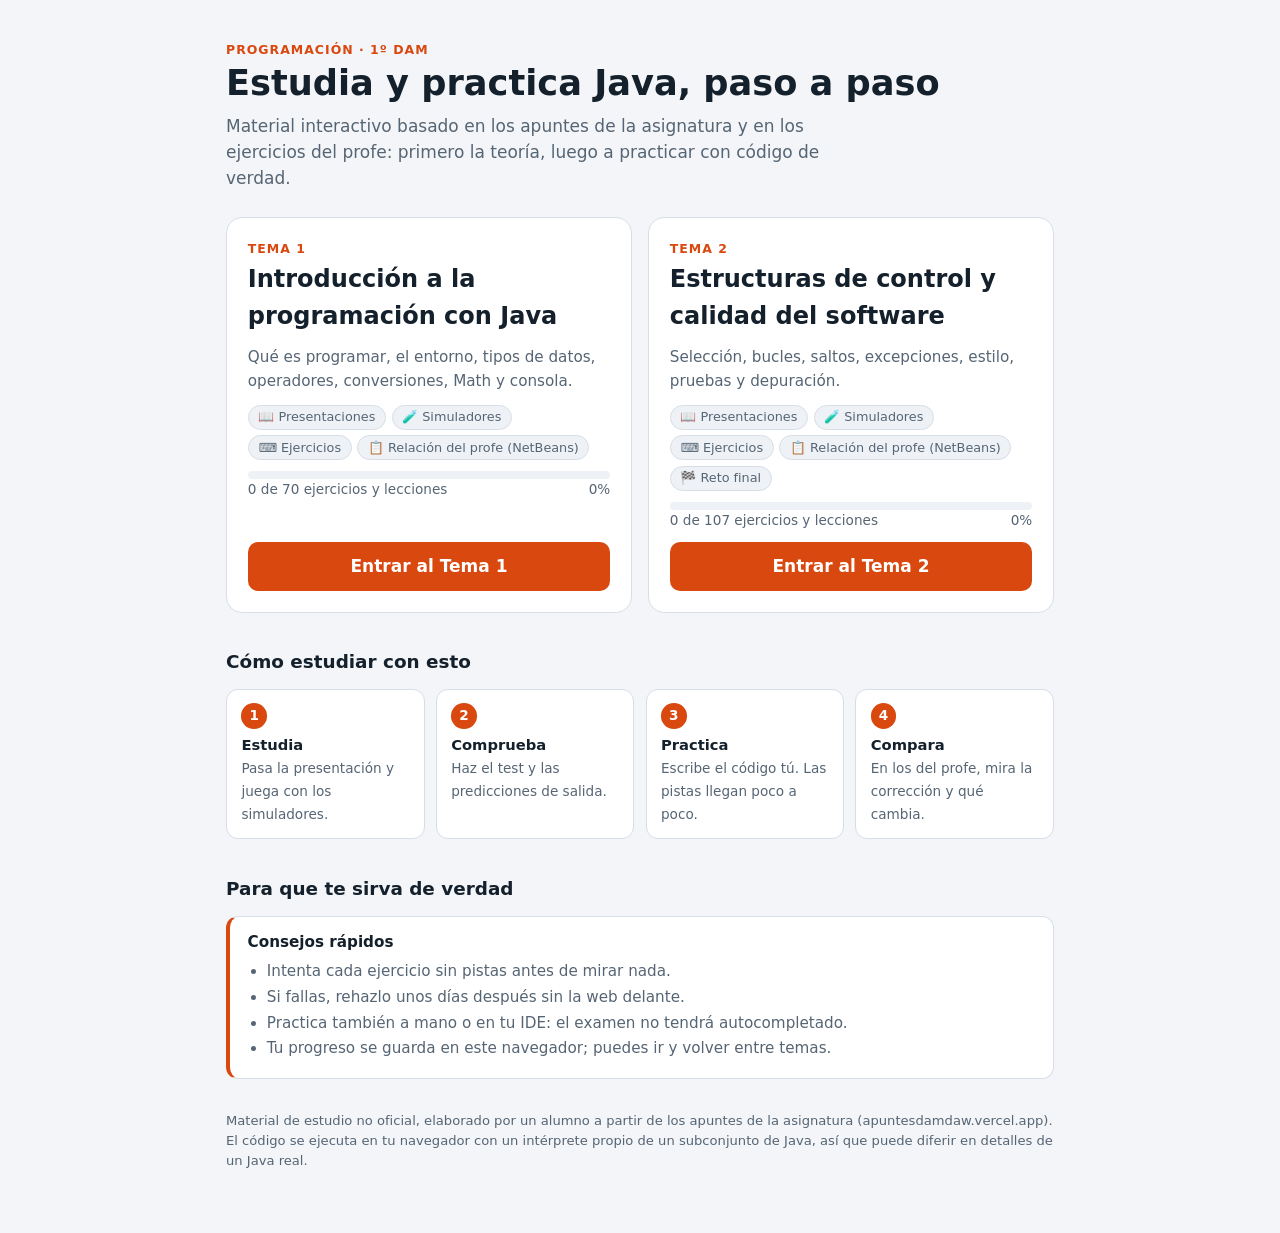
<file: index.html>
<!DOCTYPE html>
<html lang="es"><head><meta charset="utf-8"><meta name="viewport" content="width=device-width, initial-scale=1">
<title>Programación 1º DAM · Estudio interactivo</title>
<style>
:root{--bg:#f3f5f8;--surface:#fff;--soft:#eef2f6;--ink:#14202b;--muted:#566574;--line:#d7dee6;--accent:#d9480f;--ok:#2f9e44}
@media(prefers-color-scheme:dark){:root{--bg:#0d141b;--surface:#151f29;--soft:#1b2733;--ink:#e6edf3;--muted:#93a3b3;--line:#263543;--accent:#ff8a4c;--ok:#51cf66}}
*{box-sizing:border-box}body{margin:0;background:var(--bg);color:var(--ink);font:17px/1.55 system-ui,-apple-system,"Segoe UI",sans-serif}
main{max-width:860px;margin:0 auto;padding:2.5rem 16px 3rem}
.eyebrow{font-size:.78rem;font-weight:800;letter-spacing:.08em;text-transform:uppercase;color:var(--accent)}
h1{font-size:2.2rem;line-height:1.15;margin:.2rem 0 .6rem}
.lead{color:var(--muted);margin:0 0 1.6rem;max-width:60ch}
h2{font-size:1.15rem;margin:2.2rem 0 .8rem}
.themes{display:grid;gap:1rem;grid-template-columns:1fr 1fr}
@media(max-width:700px){.themes{grid-template-columns:1fr}h1{font-size:1.75rem}}
.tema{background:var(--surface);border:1px solid var(--line);border-radius:16px;padding:1.3rem;display:flex;flex-direction:column;gap:.7rem}
.tema h3{margin:0;font-size:1.5rem}.tema h3 small{display:block;font-size:.78rem;color:var(--accent);letter-spacing:.08em;text-transform:uppercase;margin-bottom:.15rem}
.tema p{margin:0;color:var(--muted);font-size:.95rem}
.chips{display:flex;flex-wrap:wrap;gap:.35rem}.chips span{background:var(--soft);border:1px solid var(--line);border-radius:999px;padding:.1rem .6rem;font-size:.8rem;color:var(--muted)}
.bar{height:8px;background:var(--soft);border-radius:99px;overflow:hidden}.bar i{display:block;height:100%;width:0;background:var(--ok);transition:width .4s}
.meta{display:flex;justify-content:space-between;font-size:.85rem;color:var(--muted)}
.btn{display:block;text-align:center;text-decoration:none;font-weight:700;padding:.7rem 1rem;border-radius:10px;background:var(--accent);color:#fff;margin-top:auto}
@media(prefers-color-scheme:dark){.btn{color:#1a1208}}
.btn:hover{filter:brightness(1.08)}
.flow{display:grid;grid-template-columns:repeat(4,1fr);gap:.7rem;counter-reset:s;padding:0;list-style:none;margin:0}
@media(max-width:700px){.flow{grid-template-columns:1fr 1fr}}
.flow li{counter-increment:s;background:var(--surface);border:1px solid var(--line);border-radius:12px;padding:.8rem .9rem;font-size:.92rem}
.flow li::before{content:counter(s);display:inline-grid;place-items:center;width:1.6rem;height:1.6rem;border-radius:50%;background:var(--accent);color:#fff;font-weight:800;font-size:.85rem;margin-bottom:.35rem}
.flow b{display:block}.flow span{color:var(--muted);font-size:.85rem}
.tips{background:var(--surface);border:1px solid var(--line);border-left:4px solid var(--accent);border-radius:12px;padding:.9rem 1.1rem;font-size:.95rem}
.tips ul{margin:.3rem 0 0;padding-left:1.2rem;color:var(--muted)}.tips li{margin:.15rem 0}.tips b{color:var(--ink)}
.foot{margin-top:2rem;font-size:.82rem;color:var(--muted)}
</style></head><body><main>
<div class="eyebrow">Programación · 1º DAM</div>
<h1>Estudia y practica Java, paso a paso</h1>
<p class="lead">Material interactivo basado en los apuntes de la asignatura y en los ejercicios del profe: primero la teoría, luego a practicar con código de verdad.</p>

<div class="themes">
 <section class="tema" data-key="t1" data-total="70">
  <h3><small>Tema 1</small>Introducción a la programación con Java</h3>
  <p>Qué es programar, el entorno, tipos de datos, operadores, conversiones, Math y consola.</p>
  <div class="chips"><span>📖 Presentaciones</span><span>🧪 Simuladores</span><span>⌨️ Ejercicios</span><span>📋 Relación del profe (NetBeans)</span></div>
  <div><div class="bar"><i></i></div><div class="meta"><span class="txt">0 de 70 ejercicios y lecciones</span><span class="pct">0%</span></div></div>
  <a class="btn" href="tema1.html">Entrar al Tema 1</a>
 </section>
 <section class="tema" data-key="t2" data-total="107">
  <h3><small>Tema 2</small>Estructuras de control y calidad del software</h3>
  <p>Selección, bucles, saltos, excepciones, estilo, pruebas y depuración.</p>
  <div class="chips"><span>📖 Presentaciones</span><span>🧪 Simuladores</span><span>⌨️ Ejercicios</span><span>📋 Relación del profe (NetBeans)</span><span>🏁 Reto final</span></div>
  <div><div class="bar"><i></i></div><div class="meta"><span class="txt">0 de 107 ejercicios y lecciones</span><span class="pct">0%</span></div></div>
  <a class="btn" href="tema2.html">Entrar al Tema 2</a>
 </section>
</div>

<h2>Cómo estudiar con esto</h2>
<ol class="flow">
 <li><b>Estudia</b><span>Pasa la presentación y juega con los simuladores.</span></li>
 <li><b>Comprueba</b><span>Haz el test y las predicciones de salida.</span></li>
 <li><b>Practica</b><span>Escribe el código tú. Las pistas llegan poco a poco.</span></li>
 <li><b>Compara</b><span>En los del profe, mira la corrección y qué cambia.</span></li>
</ol>

<h2>Para que te sirva de verdad</h2>
<div class="tips"><b>Consejos rápidos</b><ul>
 <li>Intenta cada ejercicio sin pistas antes de mirar nada.</li>
 <li>Si fallas, rehazlo unos días después sin la web delante.</li>
 <li>Practica también a mano o en tu IDE: el examen no tendrá autocompletado.</li>
 <li>Tu progreso se guarda en este navegador; puedes ir y volver entre temas.</li>
</ul></div>

<p class="foot">Material de estudio no oficial, elaborado por un alumno a partir de los apuntes de la asignatura (apuntesdamdaw.vercel.app). El código se ejecuta en tu navegador con un intérprete propio de un subconjunto de Java, así que puede diferir en detalles de un Java real.</p>
</main>
<script>
document.querySelectorAll('.tema').forEach(function(t){
  var n=0,tot=+t.dataset.total;
  try{var sm=JSON.parse(localStorage.getItem('dam-sum-'+t.dataset.key)||'null');if(sm){n=sm.d;tot=sm.t;}}catch(e){}
  n=Math.min(n,tot);var p=Math.round(100*n/tot);
  t.querySelector('.bar i').style.width=p+'%';t.querySelector('.txt').textContent=n+' de '+tot+' ejercicios y lecciones';t.querySelector('.pct').textContent=p+'%';
  if(n>0)t.querySelector('.btn').textContent='Continuar el '+t.querySelector('small').textContent;
});
</script></body></html>
</file>
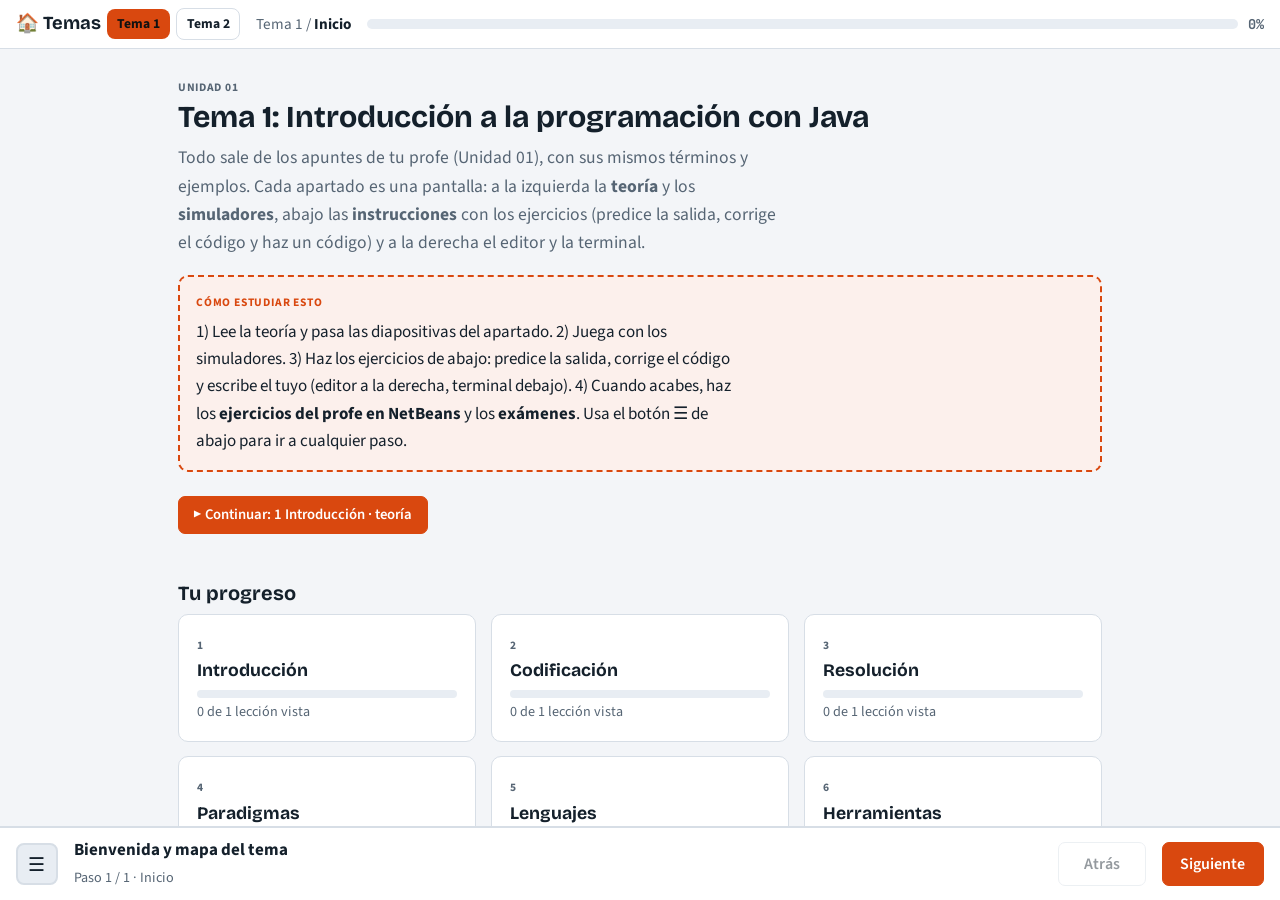
<file: tema1.html>
<!DOCTYPE html>
<html lang="es">
<head>
<meta charset="utf-8">
<meta name="viewport" content="width=device-width, initial-scale=1">
<title>Tema 1 interactivo</title>
<link rel="preconnect" href="https://fonts.googleapis.com">
<link rel="preconnect" href="https://fonts.gstatic.com" crossorigin>
<link href="https://fonts.googleapis.com/css2?family=Bricolage+Grotesque:wght@600;700&family=JetBrains+Mono:wght@400;600&family=Source+Sans+3:wght@400;600;700&display=swap" rel="stylesheet">
<link rel="stylesheet" href="css/base.css">
<link rel="stylesheet" href="css/laboratorio.css">
<link rel="stylesheet" href="css/tema1.css">
<link rel="stylesheet" href="css/reproductor.css">
</head>
<body>
<header class="top"><div class="top-in"><div class="brand" style="display:flex;gap:.4rem;align-items:center;flex-wrap:wrap"><a href="index.html" title="Volver a elegir tema" style="text-decoration:none;color:inherit"><b>🏠 Temas</b></a><a href="tema1.html" style="padding:.25rem .6rem;border-radius:.5rem;text-decoration:none;font-weight:700;font-size:.85rem;background:var(--accent,#ff7b54);color:#111">Tema 1</a><a href="tema2.html" style="padding:.25rem .6rem;border-radius:.5rem;text-decoration:none;font-weight:700;font-size:.85rem;border:1px solid var(--line,#2a3644);color:inherit">Tema 2</a></div><div class="crumb" id="pl-crumb"></div><div class="pbar"><div class="bar"><i id="pl-bar"></i></div><span id="pl-pct">0%</span></div></div></header>
<main id="stage">

<!-- ================= p-inicio ================= -->
<section class="pane" id="p-inicio">
  <span class="tag">Unidad 01</span>
  <h2>Tema 1: Introducción a la programación con Java</h2>
  <p class="lead">Todo sale de los apuntes de tu profe (Unidad 01), con sus mismos términos y ejemplos. Cada apartado es una pantalla: a la izquierda la <b>teoría</b> y los <b>simuladores</b>, abajo las <b>instrucciones</b> con los ejercicios (predice la salida, corrige el código y haz un código) y a la derecha el editor y la terminal.</p>
  <div class="eli"><span class="l">Cómo estudiar esto</span><p>1) Lee la teoría y pasa las diapositivas del apartado. 2) Juega con los simuladores. 3) Haz los ejercicios de abajo: predice la salida, corrige el código y escribe el tuyo (editor a la derecha, terminal debajo). 4) Cuando acabes, haz los <b>ejercicios del profe en NetBeans</b> y los <b>exámenes</b>. Usa el botón ☰ de abajo para ir a cualquier paso.</p></div>
  <h3>Tu progreso</h3>
  <div class="grid" id="home-cards"></div>
  <div class="grid" style="margin-top:1rem">
    <button class="card sec-card" data-go="examen"><span class="tag">Preguntas</span><h3>Examen de preguntas</h3><small>10 al azar, de todo el tema o de un apartado</small></button>
    <button class="card sec-card" data-go="cexamen"><span class="tag">Código</span><h3>Examen de código</h3><small>3 problemas con cronómetro y nota</small></button>
  </div>
  <div class="warnbox"><h4>Fuera de los apuntes (opcional)</h4><p>La teoría de esta web es la de los apuntes, tal cual. Estos cuatro puntos son <b>matices míos</b> sobre cómo se comporta Java en la práctica, por si quieres comentarlos en clase. Los marco con ⚠ en cada apartado. <b>Para el examen, contesta lo que dicen los apuntes y el profesor.</b></p><ul><li><b>Desbordamiento (overflow):</b> los apuntes dicen que la JVM lanza un error. En realidad Java <b>no avisa</b>: el valor da la vuelta en silencio.</li><li><b>El símbolo <code>^</code></b> se usa como «potencia» en algunos ejemplos de precedencia, pero en Java es XOR. La potencia es <code>Math.pow</code>.</li><li><b>Math.round</b> y <b>Math.pow</b>/<b>sqrt</b>: la tabla dice «entero» y «real o entero», pero en Java <code>Math.pow</code> y <code>Math.sqrt</code> siempre devuelven <code>double</code> (<code>8.0</code>) y <code>Math.round(double)</code> devuelve <code>long</code>.</li><li>La tabla del <code>short</code> marca «sin signo» un rango que es con signo.</li></ul></div>
</section>


<!-- ================= p-intro ================= -->
<section class="pane" id="p-intro">
  <span class="tag">Apartado 1</span>
  <h2>Introducción: programa y algoritmo</h2>
  <p class="lead">Qué es un programa, qué es un algoritmo y por qué el ordenador solo entiende ceros y unos.</p>
  <div class="eli"><span class="l">En cristiano</span><p>El ordenador es como un cocinero muy obediente pero que no sabe cocinar: hace exactamente lo que dice la receta. La <b>receta</b> es el algoritmo y la receta traducida a su idioma es el <b>programa</b>.</p></div>
  <h3>Presentación</h3>
  <div class="deck" data-deck="intro"></div>
</section>

<!-- ================= p-intro-c ================= -->
<section class="pane" id="p-intro-c">
  <span class="tag">Apartado 1 · Introducción: programa y algoritmo</span>
  <h2>Comprueba lo que sabes</h2>
  <h3>Test</h3>
  <div class="quiz" data-sec="intro"></div>
  <details><summary>Chuleta para el examen</summary><ul><li>Programa = instrucciones ordenadas + datos. Se ejecutan desde la memoria principal.</li><li>Algoritmo = conjunto ordenado y finito de operaciones que da la solución a un problema.</li><li>Características: preciso, definido, finito, independiente del lenguaje.</li></ul></details>
</section>


<!-- ================= p-codif ================= -->
<section class="pane" id="p-codif">
  <span class="tag">Apartado 2</span>
  <h2>Codificación de la información</h2>
  <p class="lead">Cómo se escriben los números y las letras en binario, octal y hexadecimal.</p>
  <div class="eli"><span class="l">En cristiano</span><p>Imagina un cuentakilómetros de coche, pero cuyas ruedas solo tienen dos números: 0 y 1. Así cuenta el ordenador. Todo (letras, fotos, música) se guarda como números, y los números como ceros y unos.</p></div>
  <h3>Presentación</h3>
  <div class="deck" data-deck="codif"></div>
</section>

<!-- ================= p-codif-b ================= -->
<section class="pane" id="p-codif-b">
  <span class="tag">Apartado 2 · Codificación de la información</span>
  <h2>Practica y simula</h2>
  <h3>Simulador: conversor de bases</h3>
  <p>Cambia el número, o <b>pulsa las ruedas</b> para encenderlas y apagarlas y mira cómo cambia el decimal.</p>
  <div class="sim" id="w-baseconv"></div>
  <h3>Entrénate: conversiones al azar</h3>
  <div class="sim" id="w-drill"></div>
  <h3>Simulador: código ASCII</h3>
  <div class="sim" id="w-ascii"></div>
  <details><summary>Tabla de 0 a 15 en los cuatro sistemas</summary><div class="tw"><table class="t" id="tbl-bases"></table></div></details>
  <details><summary>Ejercicios propuestos en los apuntes, con solución</summary><ul>
   <li>Binarios a decimal: <code>1001101</code> = 77 · <code>11100</code> = 28 · <code>1001001</code> = 73</li>
   <li>Decimales a octal: 42 = <code>52</code> · 27 = <code>33</code> · 111 = <code>157</code></li>
   <li>Octales a decimal: <code>42</code> = 34 · <code>27</code> = 23 · <code>111</code> = 73</li>
   <li>Decimales a hex: 42 = <code>2A</code> · 27 = <code>1B</code> · 111 = <code>6F</code></li>
   <li>Hex a decimal: <code>4A</code> = 74 · <code>FF</code> = 255 · <code>11</code> = 17</li>
   <li>Mensaje oculto <code>01001101 01101111 01101100 01100001 00100001</code>: «Mola!»</li></ul></details>
</section>

<!-- ================= p-codif-c ================= -->
<section class="pane" id="p-codif-c">
  <span class="tag">Apartado 2 · Codificación de la información</span>
  <h2>Comprueba lo que sabes</h2>
  <h3>Test</h3>
  <div class="quiz" data-sec="codif"></div>
  <details><summary>Chuleta para el examen</summary><ul><li>Binario: base 2 {0,1}. Octal: base 8 {0-7}. Hex: base 16 {0-9, A-F}.</li><li>Binario → decimal: sumar 2<sup>posición</sup> de los dígitos 1 (posición 0 a la derecha).</li><li>Decimal → binario: dividir entre 2; restos del último al primero.</li><li>ASCII: 8 bits por carácter; A = 01000001 = 65.</li></ul></details>
</section>


<!-- ================= p-resol ================= -->
<section class="pane" id="p-resol">
  <span class="tag">Apartado 3</span>
  <h2>Resolución de problemas</h2>
  <p class="lead">La ingeniería del software y las fases por las que pasa un programa: análisis, diseño, codificación, pruebas y mantenimiento.</p>
  <div class="eli"><span class="l">En cristiano</span><p>Construir un programa es como construir una casa: no empiezas poniendo ladrillos. Primero entiendes qué quiere el cliente, luego haces los planos, luego construyes, luego compruebas que todo funciona y después arreglas lo que falle.</p></div>
  <h3>Presentación</h3>
  <div class="deck" data-deck="resol"></div>
</section>

<!-- ================= p-resol-b ================= -->
<section class="pane" id="p-resol-b">
  <span class="tag">Apartado 3 · Resolución de problemas</span>
  <h2>Practica y simula</h2>
  <h3>Las fases del ciclo de vida</h3>
  <p>Pulsa cada fase.</p>
  <div class="sim" id="w-life"></div>
</section>

<!-- ================= p-resol-c ================= -->
<section class="pane" id="p-resol-c">
  <span class="tag">Apartado 3 · Resolución de problemas</span>
  <h2>Comprueba lo que sabes</h2>
  <h3>Test</h3>
  <div class="quiz" data-sec="resol"></div>
  <details><summary>Chuleta para el examen</summary><ul><li>Análisis = QUÉ (documento de requisitos). Diseño = CÓMO (top-down, y se elige el lenguaje).</li><li>Codificación: clases → código fuente. Pruebas: sintaxis + testers (unitarias, integración, funcionales, aceptación).</li><li>Mantenimiento: correctivo, perfectivo, adaptativo.</li></ul></details>
</section>


<!-- ================= p-paradig ================= -->
<section class="pane" id="p-paradig">
  <span class="tag">Apartado 4</span>
  <h2>Estilos y paradigmas</h2>
  <p class="lead">Cómo ha cambiado la forma de programar desde los primeros ordenadores hasta la orientación a objetos.</p>
  <div class="eli"><span class="l">En cristiano</span><p>Al principio cada programador escribía como quería y los programas acababan siendo un plato de espaguetis. Los paradigmas son <b>reglas de organización</b>, como las normas de una cocina profesional: así todos pueden entender y arreglar el trabajo de los demás.</p></div>
  <h3>Presentación</h3>
  <div class="deck" data-deck="paradig"></div>
</section>

<!-- ================= p-paradig-b ================= -->
<section class="pane" id="p-paradig-b">
  <span class="tag">Apartado 4 · Estilos y paradigmas</span>
  <h2>Practica y simula</h2>
  <h3>Línea del tiempo</h3>
  <div class="sim" id="w-timeline"></div>
  <h3>¿De qué paradigma es cada lenguaje?</h3>
  <div id="w-sort-par"></div>
</section>

<!-- ================= p-paradig-c ================= -->
<section class="pane" id="p-paradig-c">
  <span class="tag">Apartado 4 · Estilos y paradigmas</span>
  <h2>Comprueba lo que sabes</h2>
  <h3>Test</h3>
  <div class="quiz" data-sec="paradig"></div>
  <details><summary>Chuleta para el examen</summary><ul><li>Desestructurada (1950–70, spaghetti) → estructurada (1970–90: secuencial, alternativa, iterativa) y modular (cohesión alta, acoplamiento bajo) → orientada a objetos (desde los 90) → otros (funcional, lógica…).</li><li>Java es orientado a objetos.</li></ul></details>
</section>


<!-- ================= p-lenguajes ================= -->
<section class="pane" id="p-lenguajes">
  <span class="tag">Apartado 5</span>
  <h2>Los lenguajes de programación</h2>
  <p class="lead">Lenguajes de alto y bajo nivel, ensambladores, compiladores, intérpretes, la semicompilación de Java y las máquinas virtuales.</p>
  <div class="eli"><span class="l">En cristiano</span><p>Tú hablas español y el ordenador solo «binario». Hace falta un <b>traductor</b>. Un <b>compilador</b> traduce el libro entero antes de leerlo; un <b>intérprete</b> es un traductor simultáneo que traduce frase a frase mientras hablas. Java hace una mezcla de los dos.</p></div>
  <h3>Presentación</h3>
  <div class="deck" data-deck="lenguajes"></div>
</section>

<!-- ================= p-lenguajes-b ================= -->
<section class="pane" id="p-lenguajes-b">
  <span class="tag">Apartado 5 · Los lenguajes de programación</span>
  <h2>Practica y simula</h2>
  <h3>El camino del código hasta ejecutarse</h3>
  <div class="sim" id="w-pipe"></div>
  <h3>¿De qué nivel es cada código?</h3>
  <div id="w-sort-niv"></div>
  <h3>¿Cómo se traduce cada lenguaje?</h3>
  <div id="w-sort-tra"></div>
</section>

<!-- ================= p-lenguajes-c ================= -->
<section class="pane" id="p-lenguajes-c">
  <span class="tag">Apartado 5 · Los lenguajes de programación</span>
  <h2>Comprueba lo que sabes</h2>
  <h3>Test</h3>
  <div class="quiz" data-sec="lenguajes"></div>
  <details><summary>Chuleta para el examen</summary><ul><li>Bajo nivel: lenguaje máquina (binario) y ensamblador (dependen del hardware). Alto nivel: parecidos al lenguaje natural.</li><li>Ensamblador traduce ensamblador→binario; compilador traduce todo antes (código fuente→código objeto); intérprete línea a línea.</li><li>Java: .java → javac → bytecode (.class) → JVM. Portable y eficiente.</li><li>Máquinas virtuales: de sistema (VirtualBox, VMWare, VirtualPC; hipervisor) y de proceso (JVM, .NET).</li></ul></details>
</section>


<!-- ================= p-herram ================= -->
<section class="pane" id="p-herram">
  <span class="tag">Apartado 6</span>
  <h2>Herramientas para desarrollar con Java</h2>
  <p class="lead">El JDK, los editores, los IDE y cómo se organiza un proyecto Maven.</p>
  <div class="eli"><span class="l">En cristiano</span><p>El JDK es la <b>caja de herramientas</b> (compilador, máquina virtual, depurador…). El editor o IDE es el <b>banco de trabajo</b> donde escribes. Un proyecto Maven es una <b>carpeta ordenada</b> donde cada cosa tiene su cajón.</p></div>
  <h3>Presentación</h3>
  <div class="deck" data-deck="herram"></div>
</section>

<!-- ================= p-herram-b ================= -->
<section class="pane" id="p-herram-b">
  <span class="tag">Apartado 6 · Herramientas para desarrollar con Java</span>
  <h2>Practica y simula</h2>
  <h3>Explora un proyecto Maven</h3>
  <div class="sim" id="w-maven"></div>
  <h3>¿Qué hace cada herramienta del JDK?</h3>
  <div id="w-sort-jdk"></div>
  <h3>¿Qué fichero configura cada herramienta de construcción?</h3>
  <div id="w-sort-bld"></div>
  <details><summary>Acciones de NetBeans</summary><div class="tw"><table class="t"><thead><tr><th>Acción</th><th>Menú</th><th>Atajo</th></tr></thead><tbody><tr><td>Ejecutar el proyecto</td><td>Run → Run Project</td><td><code>F6</code></td></tr><tr><td>Ejecutar solo el fichero abierto</td><td>Run → Run File</td><td><code>Shift + F6</code></td></tr><tr><td>Compilar sin ejecutar</td><td>Run → Build Project</td><td><code>F11</code></td></tr><tr><td>Borrar lo compilado y recompilar</td><td>Run → Clean and Build Project</td><td><code>Shift + F11</code></td></tr></tbody></table></div></details>
</section>

<!-- ================= p-herram-c ================= -->
<section class="pane" id="p-herram-c">
  <span class="tag">Apartado 6 · Herramientas para desarrollar con Java</span>
  <h2>Comprueba lo que sabes</h2>
  <h3>Test</h3>
  <div class="quiz" data-sec="herram"></div>
  <details><summary>Chuleta para el examen</summary><ul><li>JDK = JRE + biblioteca de clases. Herramientas: javac, java, javap, jdb, javadoc. Variable PATH → bin del JDK.</li><li>IDE: NetBeans (curso). Build tools: Ant (build.xml), Maven (pom.xml, curso), Gradle (build.gradle).</li><li>Maven: pom.xml, src/main/java, src/main/resources, src/test/java, target (se genera). pom: groupId, artifactId, version.</li></ul></details>
</section>


<!-- ================= p-java ================= -->
<section class="pane" id="p-java">
  <span class="tag">Apartado 7</span>
  <h2>Qué es Java</h2>
  <p class="lead">La historia de Java y las características que lo hacen especial.</p>
  <div class="eli"><span class="l">En cristiano</span><p>Java nació para que un programa se escriba <b>una vez</b> y funcione en cualquier aparato (lavadoras, móviles, servidores…), igual que un libro en PDF se abre en cualquier ordenador.</p></div>
  <h3>Presentación</h3>
  <div class="deck" data-deck="java"></div>
</section>

<!-- ================= p-java-b ================= -->
<section class="pane" id="p-java-b">
  <span class="tag">Apartado 7 · Qué es Java</span>
  <h2>Practica y simula</h2>
  <details><summary>Línea de versiones</summary><ul><li><b>1991:</b> Gosling crea Java en Sun Microsystems. <b>1996:</b> primera versión.</li><li>JDK 1.0, 1.1 → Java 2 (J2SE 1.4, J2SE 5) → Java SE 6, 7…</li><li><b>2010:</b> Oracle se fusiona con Sun. Casi todo el código es GNU/GPL (software libre).</li><li><b>Java 8:</b> programación funcional (lambdas, Stream API). <b>Java 9 (2017):</b> Project Jigsaw (módulos). Desde <b>2018:</b> versión nueva cada 6 meses.</li><li>Antes de Java 11 JRE y JDK se distribuían por separado; desde Java 11 todo va en el JDK.</li><li>Los applets se eliminaron en Java 26 por problemas de compatibilidad y seguridad.</li></ul></details>
</section>

<!-- ================= p-java-c ================= -->
<section class="pane" id="p-java-c">
  <span class="tag">Apartado 7 · Qué es Java</span>
  <h2>Comprueba lo que sabes</h2>
  <h3>Test</h3>
  <div class="quiz" data-sec="java"></div>
  <details><summary>Chuleta para el examen</summary><ul><li>Creado en 1991 por Gosling (Sun). Ediciones SE, EE, ME. Oracle desde 2010.</li><li>WORA, bytecode + máquina virtual, recolector de basura, orientado a objetos.</li></ul></details>
</section>


<!-- ================= p-primeros ================= -->
<section class="pane" id="p-primeros">
  <span class="tag">Apartado 8</span>
  <h2>Primeros pasos en Java</h2>
  <p class="lead">Tu primer programa, los comentarios y cómo compilar y ejecutar desde la consola.</p>
  <div class="eli"><span class="l">En cristiano</span><p>Un programa mínimo en Java es como un mueble con instrucciones de montaje: siempre lleva la misma «carcasa» (la clase y el main) y tú pones lo que importa dentro.</p></div>
  <h3>Presentación</h3>
  <div class="deck" data-deck="primeros"></div>
</section>

<!-- ================= p-primeros-b ================= -->
<section class="pane" id="p-primeros-b">
  <span class="tag">Apartado 8 · Primeros pasos en Java</span>
  <h2>Practica y simula</h2>
  <h3>Practica en la consola</h3>
  <p>Este simulador tiene el fichero <code>HolaMundo.java</code> ya escrito.</p>
  <div class="sim" id="w-console"></div>
  <details><summary>Opciones de javac y comandos de jdb</summary><div class="tw"><table class="t"><thead><tr><th>Opción</th><th>Para qué sirve</th></tr></thead><tbody><tr><td><code>-cp directorios</code></td><td>Dónde buscar clases adicionales (sustituye a CLASSPATH)</td></tr><tr><td><code>-d directorio</code></td><td>Destino de los .class (debe existir)</td></tr><tr><td><code>-g</code></td><td>Incluye información de depuración</td></tr><tr><td><code>-nowarn</code></td><td>Desactiva los avisos</td></tr><tr><td><code>-verbose</code></td><td>Muestra información adicional al compilar</td></tr></tbody></table></div><p>jdb: <code>help</code>, <code>print</code>, <code>locals</code>, <code>stop in</code>, <code>stop at</code>, <code>step</code>, <code>cont</code>, <code>run</code>, <code>exit</code>… Casi nadie lo usa fuera de un IDE.</p></details>
  <div class="callout"><p>En los siguientes pasos haces tus primeros ejercicios de código: «Hola, mundo», «Tres líneas» y «Los tres tipos de comentarios».</p></div>
</section>

<!-- ================= p-primeros-c ================= -->
<section class="pane" id="p-primeros-c">
  <span class="tag">Apartado 8 · Primeros pasos en Java</span>
  <h2>Comprueba lo que sabes</h2>
  <h3>Test</h3>
  <div class="quiz" data-sec="primeros"></div>
  <details><summary>Chuleta para el examen</summary><ul><li>main: público, estático, void. Fichero = nombre de la clase.</li><li>Comentarios: <code>//</code>, <code>/* */</code> (no anidados), <code>/** */</code> Javadoc (@author, @version, @param, @return).</li><li><code>javac X.java</code> → X.class; <code>java X</code> ejecuta.</li></ul></details>
</section>


<!-- ================= p-tipos ================= -->
<section class="pane" id="p-tipos">
  <span class="tag">Apartado 9 · parte 1</span>
  <h2>Tipos de datos simples</h2>
  <p class="lead">Los tipos primitivos de Java: enteros, reales, caracteres y lógicos, y las conversiones entre ellos.</p>
  <div class="eli"><span class="l">En cristiano</span><p>Cada tipo es una caja de un tamaño fijo. Si metes en una caja pequeña algo grande «a la fuerza» (casting), se desborda y pierdes cosas. Al revés, pasar algo pequeño a una caja grande es seguro.</p></div>
  <h3>Presentación</h3>
  <div class="deck" data-deck="tipos"></div>
</section>

<!-- ================= p-tipos-b ================= -->
<section class="pane" id="p-tipos-b">
  <span class="tag">Apartado 9 · parte 1 · Tipos de datos simples</span>
  <h2>Practica y simula</h2>
  <h3>Cuántos números caben en cada tipo</h3>
  <div class="sim" id="w-ranges"></div>
  <div class="warnbox"><h4>⚠ Fuera de los apuntes: el desbordamiento</h4><p>Los apuntes dicen que la JVM produce un error en tiempo de ejecución cuando el resultado se sale del rango (para el examen, esa es la respuesta). <b>Matiz sobre lo que hace Java en la práctica:</b> el valor «da la vuelta» en silencio, igual que con el casting a byte. Pruébalo (pulsa «Ejecutar»):</p><div id="w-err"></div><p>También: la tabla del <code>short</code> pone «sin signo» pero −32 768 a 32 767 es con signo. Para el examen, usa lo que dicen los apuntes.</p></div>
</section>

<!-- ================= p-tipos-c ================= -->
<section class="pane" id="p-tipos-c">
  <span class="tag">Apartado 9 · parte 1 · Tipos de datos simples</span>
  <h2>Comprueba lo que sabes</h2>
  <h3>Predice la salida</h3>
  <p>Lee el código, imagina qué pasa en la pantalla y escribe la salida (varias líneas separadas por espacios).</p>
  <div class="preds" data-sec="tipos"></div>
  <h3>Test</h3>
  <div class="quiz" data-sec="tipos"></div>
  <details><summary>Chuleta para el examen</summary><ul><li>byte 8 bits (−128..127), short 16, int 32, long 64. float 32, double 64. char 16 bits Unicode (comillas simples). boolean true/false.</li><li>Java: tipado estático y fuerte. Conversión implícita solo a tipo con más precisión; explícita con (tipo).</li><li>(byte)130 = −126; (byte)260 = 4.</li></ul></details>
</section>


<!-- ================= p-operadores ================= -->
<section class="pane" id="p-operadores">
  <span class="tag">Apartado 9 · parte 2</span>
  <h2>Operaciones con datos</h2>
  <p class="lead">Operadores aritméticos, de incremento, relacionales, lógicos, la prioridad y la clase Math.</p>
  <div class="eli"><span class="l">En cristiano</span><p>Los operadores son como las teclas de una calculadora, pero con reglas: unas se aplican antes que otras (como en matemáticas: primero multiplicar, luego sumar) y los paréntesis mandan sobre todo.</p></div>
  <h3>Presentación</h3>
  <div class="deck" data-deck="operadores"></div>
</section>

<!-- ================= p-operadores-b ================= -->
<section class="pane" id="p-operadores-b">
  <span class="tag">Apartado 9 · parte 2 · Operaciones con datos</span>
  <h2>Practica y simula</h2>
  <h3>Ejecuta paso a paso</h3>
  <div class="tracer" data-tracer="incr"></div>
  <div class="tracer" data-tracer="prec"></div>
  <h3>Calculadora Java</h3>
  <p>Escribe cualquier expresión (números, operadores, casting, Math…) y mira el <b>valor y el tipo</b> que le da Java.</p>
  <div class="sim" id="w-expr"></div>
  <h3>Lógicos: juega con la tabla de verdad</h3>
  <div class="sim" id="w-truth"></div>
  <details><summary>Tablas de operadores</summary><div class="tw"><table class="t"><thead><tr><th>Tipo</th><th>Operadores</th></tr></thead><tbody><tr><td>Aritméticos</td><td><code>+ - * / %</code></td></tr><tr><td>Incremento</td><td><code>++ --</code> (pre y post)</td></tr><tr><td>Compuestos</td><td><code>+= -= *= /=</code></td></tr><tr><td>Relacionales</td><td><code>&lt; &gt; &lt;= &gt;= == !=</code></td></tr><tr><td>Lógicos</td><td><code>&amp;&amp; || !</code> y XOR <code>^</code></td></tr></tbody></table></div><p>Prioridad (de mayor a menor): <code>! -- ++</code> · <code>* / %</code> · <code>+ -</code> · <code>&lt; &lt;= &gt; &gt;=</code> · <code>!= ==</code> · <code>&amp;&amp;</code> · <code>||</code> · <code>=</code></p><p>Math: <code>abs, sin, cos, exp, log, log10, round, sqrt, pow, random</code>.</p></details>
  <div class="warnbox"><h4>⚠ Fuera de los apuntes: dos detalles</h4><p><b>1)</b> En los ejemplos de prioridad, «<code>3 + 2 * (18 - 4 ^ 2)</code>» usa <code>^</code> como potencia, pero <b>en Java <code>^</code> es XOR</b>. Para elevar se usa <code>Math.pow</code>. Pruébalo en la calculadora con <code>2 ^ 3</code> y con <code>Math.pow(2, 3)</code>.</p><p><b>2)</b> <code>Math.pow</code> y <code>Math.sqrt</code> devuelven siempre <code>double</code> (<code>Math.sqrt(64)</code> sale <code>8.0</code>) y <code>Math.round(5.7)</code> devuelve un <code>long</code> (<code>6</code>).</p></div>
</section>

<!-- ================= p-operadores-c ================= -->
<section class="pane" id="p-operadores-c">
  <span class="tag">Apartado 9 · parte 2 · Operaciones con datos</span>
  <h2>Comprueba lo que sabes</h2>
  <h3>Predice la salida</h3>
  <p>Lee el código, imagina qué pasa en la pantalla y escribe la salida (varias líneas separadas por espacios).</p>
  <div class="preds" data-sec="operadores"></div>
  <h3>Test</h3>
  <div class="quiz" data-sec="operadores"></div>
  <details><summary>Chuleta para el examen</summary><ul><li>Int/int → int (35/9 = 3, 35%9 = 8). Mezcla → el tipo de mayor precisión (8.0/6 = 1.3333333333333333).</li><li><code>a++</code> usa y luego incrementa; <code>++a</code> incrementa y luego usa.</li><li>Prioridad: ! ++ -- → * / % → + - → relacionales → == != → && → || → =. Paréntesis siempre.</li><li><code>^</code> es XOR en Java.</li></ul></details>
</section>


<!-- ================= p-variables ================= -->
<section class="pane" id="p-variables">
  <span class="tag">Apartado 9 · parte 3</span>
  <h2>Variables, constantes y expresiones</h2>
  <p class="lead">Cómo se nombran, declaran y usan las variables y las constantes.</p>
  <div class="eli"><span class="l">En cristiano</span><p>Una variable es una <b>caja con una etiqueta</b>: la etiqueta (identificador) es siempre la misma, pero lo que hay dentro (valor) puede cambiar. Una constante es una caja <b>soldada</b>: una vez que metes algo, no se puede cambiar.</p></div>
  <h3>Presentación</h3>
  <div class="deck" data-deck="variables"></div>
</section>

<!-- ================= p-variables-b ================= -->
<section class="pane" id="p-variables-b">
  <span class="tag">Apartado 9 · parte 3 · Variables, constantes y expresiones</span>
  <h2>Practica y simula</h2>
  <h3>Ejecuta paso a paso: el ejemplo de los apuntes</h3>
  <div class="tracer" data-tracer="vars"></div>
  <h3>¿Qué nombres de variable son correctos?</h3>
  <p>Para cada identificador decide: ¿no es válido?, ¿es válido pero no recomendable?, ¿o es válido y recomendable?</p>
  <div id="w-sort-id"></div>
  <h3>Y para las constantes</h3>
  <div id="w-sort-const"></div>
</section>

<!-- ================= p-variables-c ================= -->
<section class="pane" id="p-variables-c">
  <span class="tag">Apartado 9 · parte 3 · Variables, constantes y expresiones</span>
  <h2>Comprueba lo que sabes</h2>
  <h3>Predice la salida</h3>
  <p>Lee el código, imagina qué pasa en la pantalla y escribe la salida (varias líneas separadas por espacios).</p>
  <div class="preds" data-sec="variables"></div>
  <h3>Test</h3>
  <div class="quiz" data-sec="variables"></div>
  <details><summary>Chuleta para el examen</summary><ul><li>Declarar (<code>int x;</code>), asignar (<code>x = 5;</code>), inicializar (<code>int x = 5;</code>). <code>var</code> exige valor en la misma línea.</li><li>Identificadores: empiezan por letra, lowerCamelCase, descriptivos, sin el tipo, sin palabras reservadas. Java distingue mayúsculas.</li><li>Constantes: <code>final</code>, MAYÚSCULAS (<code>MAX_INTENTOS</code>). static: se crea una sola vez. Las locales viven en su bloque.</li></ul></details>
</section>


<!-- ================= p-es ================= -->
<section class="pane" id="p-es">
  <span class="tag">Apartado 10 · apéndice</span>
  <h2>Entrada y salida por consola</h2>
  <p class="lead">Cómo mostrar datos por pantalla y leer lo que escribe el usuario con Scanner.</p>
  <div class="eli"><span class="l">En cristiano</span><p>Mostrar datos es como <b>hablar</b> (<code>System.out</code>) y leer del teclado es como <b>escuchar</b> (<code>System.in</code>). Scanner es el «oído» que te permite entender lo que dice el usuario como texto o como número.</p></div>
  <h3>Presentación</h3>
  <div class="deck" data-deck="es"></div>
</section>

<!-- ================= p-es-b ================= -->
<section class="pane" id="p-es-b">
  <span class="tag">Apartado 10 · apéndice · Entrada y salida por consola</span>
  <h2>Practica y simula</h2>
  <div class="callout"><p>Los apuntes explican tres formas de leer (Scanner, <code>System.console()</code> y BufferedReader). Para estudiar nos quedamos con <b>Scanner</b>, el «método ganador», que es el que se usa por ahora. Los ejercicios de <b>Programar</b> tienen una caja para escribir lo que «teclearía» el usuario.</p></div>
  <details><summary>Comparación de los tres métodos</summary><div class="tw"><table class="t"><thead><tr><th>Método</th><th>Ventajas</th><th>Inconvenientes</th></tr></thead><tbody><tr><td><code>Scanner</code></td><td>Sencillo; lee String, int y double</td><td>Hay que cerrarlo con close()</td></tr><tr><td><code>System.console()</code></td><td>Muy simple</td><td>Puede fallar en algunas consolas; hay que convertir la cadena</td></tr><tr><td><code>BufferedReader</code></td><td>Robusto y fiable</td><td>Más código; obliga a try-catch</td></tr></tbody></table></div></details>
</section>

<!-- ================= p-es-c ================= -->
<section class="pane" id="p-es-c">
  <span class="tag">Apartado 10 · apéndice · Entrada y salida por consola</span>
  <h2>Comprueba lo que sabes</h2>
  <h3>Test</h3>
  <div class="quiz" data-sec="es"></div>
  <details><summary>Chuleta para el examen</summary><ul><li>System.out (pantalla), System.in (teclado), System.err (errores). java.lang no necesita import.</li><li>Scanner: <code>import java.util.Scanner;</code>, <code>new Scanner(System.in)</code>, nextLine(), nextInt(), nextDouble(); next() una palabra. Cerrar con close().</li></ul></details>
</section>


<!-- ================= p-examen ================= -->
<section class="pane" id="p-examen">
  <span class="tag">Exámenes</span><h2>Examen de preguntas</h2>
  <p class="lead">Diez preguntas al azar. Elige todo el tema o solo un apartado. Pulsa «Nuevo examen» para otra tanda.</p>
  <div class="row"><label>Preguntas de <select id="exam-sec"></select></label><button class="btn primary" id="new-exam">Nuevo examen</button></div>
  <div id="exam"></div>
  <div class="score" id="exam-score" aria-live="polite"></div>
</section>

<!-- ================= p-cexamen ================= -->
<section class="pane" id="p-cexamen">
  <h2>Examen de código</h2>
  <p class="lead">Tres problemas al azar, sin pistas y con cronómetro. Prueba tu código con Ejecutar y, cuando estés listo, pulsa Entregar: se corrige con varias pruebas y te enseño las soluciones.</p>
  <div class="row"><button class="btn primary" id="new-cexam">Nuevo examen de código</button></div>
  <div id="cexam"></div>
</section>

</main>
<footer class="fbar"><button class="fb-menu" id="fb-menu" type="button" aria-label="Menú de pasos">☰</button><div class="fb-info"><b><span id="fb-title"></span><span class="done-badge" id="fb-done">HECHO</span></b><small id="fb-sub"></small></div><button class="btn" id="fb-back" type="button">Atrás</button><button class="btn primary" id="fb-next" type="button">Siguiente</button></footer>
<script src="js/motor/interprete-java.js"></script>
<script src="js/tema1/utilidades.js"></script>
<script src="js/motor/autocompletado.js"></script>
<script src="js/motor/laboratorio.js"></script>
<script src="datos/tema1/ejercicios.js"></script>
<script src="datos/tema1/ejercicios-corrige.js"></script>
<script src="datos/tema1/ejercicios-profe.js"></script>
<script src="datos/tema1/preguntas.js"></script>
<script src="datos/tema1/predicciones.js"></script>
<script src="datos/tema1/presentaciones.js"></script>
<script src="datos/tema1/clasificadores.js"></script>
<script src="js/tema1/renderizado-tests.js"></script>
<script src="js/tema1/traza-generica.js"></script>
<script src="js/tema1/presentaciones.js"></script>
<script src="js/tema1/conversor-bases.js"></script>
<script src="js/tema1/ciclo-vida.js"></script>
<script src="js/tema1/flujo-traduccion.js"></script>
<script src="js/tema1/maven.js"></script>
<script src="js/tema1/consola-javac.js"></script>
<script src="js/tema1/rangos-casting.js"></script>
<script src="js/tema1/evaluador-expresiones.js"></script>
<script src="js/tema1/clasificador.js"></script>
<script src="js/tema1/trazas.js"></script>
<script src="js/motor/explicaciones.js"></script>
<script src="js/motor/reproductor.js"></script>
<script src="js/tema1/navegacion.js"></script>
</body>
</html>
</file>
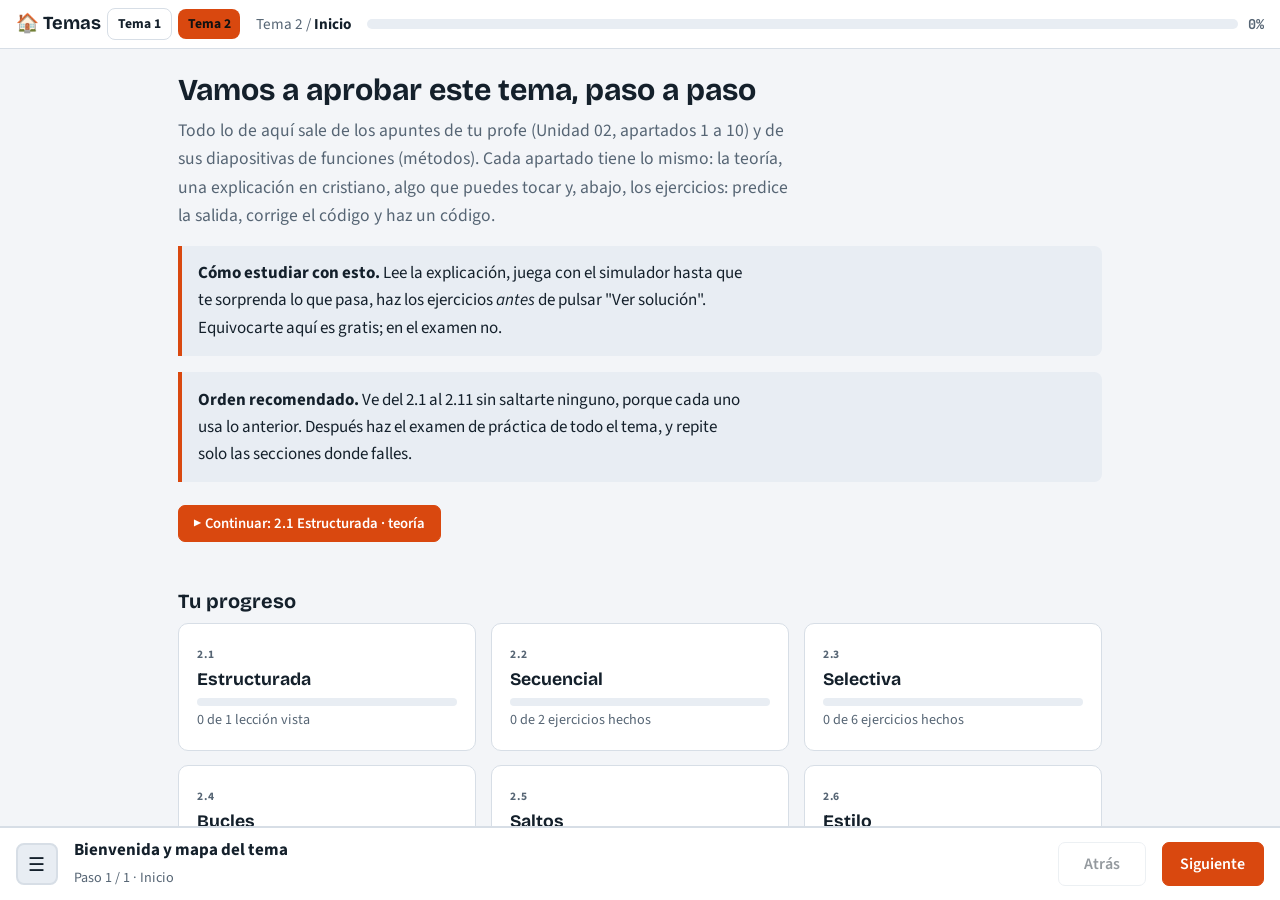
<file: tema2.html>
<!DOCTYPE html>
<html lang="es">
<head>
<meta charset="utf-8">
<meta name="viewport" content="width=device-width, initial-scale=1">
<title>Tema 2 interactivo</title>
<link rel="preconnect" href="https://fonts.googleapis.com">
<link rel="preconnect" href="https://fonts.gstatic.com" crossorigin>
<link href="https://fonts.googleapis.com/css2?family=Bricolage+Grotesque:wght@600;700&family=JetBrains+Mono:wght@400;600&family=Source+Sans+3:wght@400;600;700&display=swap" rel="stylesheet">
<link rel="stylesheet" href="css/base.css">
<link rel="stylesheet" href="css/laboratorio.css">
<link rel="stylesheet" href="css/reproductor.css">
</head>
<body>
<header class="top"><div class="top-in"><div class="brand" style="display:flex;gap:.4rem;align-items:center;flex-wrap:wrap"><a href="index.html" title="Volver a elegir tema" style="text-decoration:none;color:inherit"><b>🏠 Temas</b></a><a href="tema1.html" style="padding:.25rem .6rem;border-radius:.5rem;text-decoration:none;font-weight:700;font-size:.85rem;border:1px solid var(--line,#2a3644);color:inherit">Tema 1</a><a href="tema2.html" style="padding:.25rem .6rem;border-radius:.5rem;text-decoration:none;font-weight:700;font-size:.85rem;background:var(--accent,#ff7b54);color:#111">Tema 2</a></div><div class="crumb" id="pl-crumb"></div><div class="pbar"><div class="bar"><i id="pl-bar"></i></div><span id="pl-pct">0%</span></div></div></header>
<main id="stage">

<!-- INICIO -->

<!-- ================= p-inicio ================= -->
<section class="pane" id="p-inicio">
  <h2>Vamos a aprobar este tema, paso a paso</h2>
  <p class="lead">Todo lo de aquí sale de los apuntes de tu profe (Unidad 02, apartados 1 a 10) y de sus diapositivas de funciones (métodos). Cada apartado tiene lo mismo: la teoría, una explicación en cristiano, algo que puedes tocar y, abajo, los ejercicios: predice la salida, corrige el código y haz un código.</p>
  <div class="callout"><p><b>Cómo estudiar con esto.</b> Lee la explicación, juega con el simulador hasta que te sorprenda lo que pasa, haz los ejercicios <em>antes</em> de pulsar "Ver solución". Equivocarte aquí es gratis; en el examen no.</p></div>
  <div class="callout"><p><b>Orden recomendado.</b> Ve del 2.1 al 2.11 sin saltarte ninguno, porque cada uno usa lo anterior. Después haz el examen de práctica de todo el tema, y repite solo las secciones donde falles.</p></div>

  <h3>Tu progreso</h3>
  <div class="grid" id="home-cards"></div>

  <h3>Mapa del tema 2</h3>
  <ul class="map">
    <li><b>2.1</b>La programación estructurada</li>
    <li><b>2.2</b>Estructura secuencial</li>
    <li><b>2.3</b>Estructura selectiva (if, else if, switch)</li>
    <li><b>2.4</b>Estructura repetitiva (bucles)</li>
    <li><b>2.5</b>Instrucciones de salto</li>
    <li><b>2.6</b>Reglas de estilo</li>
    <li><b>2.7</b>Excepciones</li>
    <li><b>2.8</b>Pruebas</li>
    <li><b>2.9</b>Depuración de programas</li>
    <li><b>2.10</b>Ejemplo integrador</li>
    <li><b>2.11</b>Funciones (métodos)</li>
  </ul>
  <div class="nextrow"><span></span><button class="btn primary" data-go="estructurada">Empezar por 2.1</button></div>
</section>

<!-- 2.1 -->

<!-- ================= p-estructurada ================= -->
<section class="pane" id="p-estructurada">
  <span class="tag">Apartado 2.1</span>
  <h2>La programación estructurada</h2>
  <p class="lead">Es la idea de fondo de todo el tema: con muy pocas herramientas se puede hacer cualquier programa, y además queda más fácil de escribir, probar y mantener.</p>
  <div class="eli"><span class="l">En cristiano</span><p>Piensa en piezas de Lego. Con solo tres tipos de pieza (hacer cosas en orden, decidir entre caminos y repetir) puedes construir cualquier programa. El teorema dice eso. Y la regla de oro es que un programa tiene una puerta de entrada, una de salida y ningún pasillo que dé vueltas para siempre.</p></div>

  <div class="grid">
    <div class="card"><h3 style="margin-top:0">Las tres estructuras</h3><p>Böhm y Jacopini demostraron en 1966 que cualquier programa propio se escribe solo con:</p><p><b>Secuencial</b>, <b>selectiva</b> (condicional) y <b>repetitiva</b>.</p></div>
    <div class="card"><h3 style="margin-top:0">Programa propio</h3><p>Cumple las tres cosas a la vez:</p><p>1. Un único inicio y un único fin.<br>2. Hay un camino que pasa por todas las partes.<br>3. No tiene bucles infinitos.</p></div>
    <div class="card"><h3 style="margin-top:0">Dijkstra</h3><p>Para hacer programas más potentes en menos tiempo hay que <b>simplificar</b> las herramientas, no complicarlas. Ayudó a salir de la "crisis del software" de finales de los 60.</p></div>
  </div>
  <div class="callout"><p>La POO (tema 3 en adelante) no sustituye a esto: dentro de cada método de una clase seguirás usando secuencial, selectiva y repetitiva. Por eso este tema es la base de todo lo demás.</p></div>

  <h3>Test rápido</h3>
  <div class="quiz" data-sec="estructurada"></div>

<div class="callout"><p><b>Un detalle de los apuntes:</b> el ejemplo de la suma lee con <code>System.console().readLine()</code>. Aquí usamos <code>Scanner</code> (el método que se usa por ahora, apartado 10 del Tema 1).</p></div>
  <details><summary>Chuleta para el examen</summary><ul>
    <li>Teorema (Böhm y Jacopini, 1966): secuencial + selectiva + repetitiva bastan.</li>
    <li>Programa propio: un inicio, un fin, camino que recorre todo, sin bucles infinitos.</li>
    <li>Dijkstra: simplificar herramientas para ser más productivos.</li>
    <li>POO = programación estructurada + clases y objetos.</li>
  </ul></details>
  <div class="nextrow"><button class="btn" data-go="inicio">Inicio</button><button class="btn primary" data-go="secuencial">Siguiente: secuencial</button></div>
</section>

<!-- 2.2 -->

<!-- ================= p-secuencial ================= -->
<section class="pane" id="p-secuencial">
  <span class="tag">Apartado 2.2</span>
  <h2>Estructura secuencial</h2>
  <p class="lead">La más simple: cada instrucción se ejecuta después de la anterior, en el orden en que está escrita. Ninguna empieza hasta que la anterior termina.</p>
  <div class="eli"><span class="l">En cristiano</span><p>Es una receta de cocina: paso 1, paso 2, paso 3, sin saltarte ninguno. No puedes batir los huevos antes de romperlos. En programación casi siempre es: <b>leer datos, calcular, mostrar el resultado</b>.</p></div>
  <p>Este es el algoritmo de los apuntes, la suma de dos números. Mira cómo cambian las variables paso a paso.</p>
  <div class="tracer" data-tracer="secuencial"></div>

  <div class="callout warn"><p><b>Lo que suele fallar:</b> el orden. Si calculas <code>suma = a + b</code> antes de leer <code>a</code> y <code>b</code>, no tienen valor todavía (en Java ni siquiera compila).</p></div>

  <h3>Predice la salida</h3>
  <div class="preds" data-sec="secuencial"></div>

  <h3>Test rápido</h3>
  <div class="quiz" data-sec="secuencial"></div>

  <details><summary>Chuleta para el examen</summary><ul>
    <li>Secuencial: acción 1, acción 2... acción N, una detrás de otra.</li>
    <li>Esquema típico: leer datos, calcular, mostrar el resultado.</li>
    <li>El orden de las instrucciones cambia el resultado.</li>
  </ul></details>
  <div class="nextrow"><button class="btn" data-go="estructurada">Anterior</button><button class="btn primary" data-go="selectiva">Siguiente: selectiva</button></div>
</section>

<!-- 2.3 -->

<!-- ================= p-selectiva ================= -->
<section class="pane" id="p-selectiva">
  <span class="tag">Apartado 2.3</span>
  <h2>Estructura selectiva (condicional)</h2>
  <p class="lead">Ejecuta uno de varios bloques según una condición. Hay tres tipos: simple, doble y múltiple.</p>
  <div class="eli"><span class="l">En cristiano</span><p>Es un portero de discoteca o un semáforo: mira un dato y decide por qué camino sigues. <code>if</code> es "si pasa esto, haz esto". <code>else</code> es "si no, haz esto otro". Un <code>else if</code> es una fila de preguntas: la primera que se cumple gana y se acabó, ya no se miran las demás. Un <code>switch</code> es una máquina expendedora: pulsas un número y te da ese producto. Si no pones <code>break</code>, es como si además te cayeran todos los productos siguientes.</p></div>

  <h3>Simple y doble</h3>
<pre class="code" data-hl>if (condición) {
    acciones          // solo si la condición es verdadera
}

if (condición) {
    acciones01        // si es verdadera
} else {
    acciones02        // si es falsa
}</pre>
  <p>La condición es una expresión lógica (verdadera o falsa). Con tres <code>if</code> independientes para positivo, negativo y cero, Java comprueba las tres aunque la primera ya se haya cumplido. Con <code>if-else</code> te ahorras comprobaciones.</p>
  <p><b>Operador ternario:</b> <code>(condición) ? valor1 : valor2</code>. Sirve para elegir entre dos valores (por ejemplo, asignar un mensaje a una variable). No lo uses para acciones complejas.</p>

  <h3>Else if: el orden importa</h3>
  <p>Las condiciones se evalúan de arriba abajo. En cuanto una es verdadera, se ejecuta su bloque y se sale. Prueba con distintas notas y cambia el orden de las condiciones.</p>
  <div class="sim" id="sim-nota"></div>
  <div class="callout"><p>Regla de los apuntes: ordena de lo más restrictivo a lo más general y comprueba primero los casos de error. <code>else if</code> para rangos o condiciones distintas, <code>switch</code> para comparar una misma expresión con valores concretos.</p></div>

  <h3>Switch y el olvido del break</h3>
  <p>Sin <code>break</code>, la ejecución sigue con los <code>case</code> siguientes (<em>fall-through</em>). Elige un día y quita o pon los <code>break</code>. Por defecto están quitados el del 3 y el del 4, como en el ejemplo de los apuntes.</p>
  <div class="sim" id="sim-switch"></div>
  <p>La sintaxis con flecha (<code>case 1, 2, 3 -&gt; ...</code>) no necesita <code>break</code> y evita este problema. La expresión del <code>switch</code> suele ser entera o un carácter; los reales normalmente no se admiten.</p>

  <h3>Predice la salida</h3>
  <div class="preds" data-sec="selectiva"></div>

  <h3>Test</h3>
  <div class="quiz" data-sec="selectiva"></div>

<div class="callout warn"><p><b>Dos avisos más de los apuntes:</b> evita <code>==</code> en las condiciones de salida de un bucle, sobre todo con números reales. Y una variable sin inicializar tiene un valor <b>desconocido</b>, no necesariamente 0. Además, todo <code>do-while</code> se puede escribir como <code>while</code>, pero no al revés; con el <code>while</code> se puede programar cualquier iteración.</p></div>
  <details><summary>Chuleta para el examen</summary><ul>
    <li><code>if</code> simple, <code>if-else</code> doble, <code>else if</code> encadenado, <code>switch</code> múltiple.</li>
    <li><code>else if</code> equivale a anidar un if-else dentro de un else, pero se lee mejor.</li>
    <li>Ternario: solo para elegir entre dos valores.</li>
    <li>Orden: casos de error primero, de lo más restrictivo a lo más general.</li>
    <li><code>switch</code>: cada <code>case</code> acaba en <code>break</code> (clásico); <code>default</code> opcional; con <code>-&gt;</code> no hace falta.</li>
  </ul></details>
  <div class="nextrow"><button class="btn" data-go="secuencial">Anterior</button><button class="btn primary" data-go="bucles">Siguiente: bucles</button></div>
</section>

<!-- 2.4 -->

<!-- ================= p-bucles ================= -->
<section class="pane" id="p-bucles">
  <span class="tag">Apartado 2.4</span>
  <h2>Estructura repetitiva (bucles)</h2>
  <p class="lead">Repetir un conjunto de instrucciones un número finito de veces. Todo bucle tiene dos elementos: el <b>cuerpo</b> (lo que se repite) y la <b>condición de salida</b> (lo que lo detiene). Si nunca se cumple la salida, tienes un bucle infinito.</p>
  <div class="eli"><span class="l">En cristiano</span><p>Es lavar platos: "mientras haya platos sucios, lava uno". <code>while</code>: miras antes de empezar (si no hay platos, no lavas nada). <code>do-while</code>: lavas uno y después miras si quedan (como mínimo lavas uno). <code>for</code>: "lava exactamente 10 platos". Un <b>contador</b> es ir diciendo "llevo 3". Un <b>acumulador</b> es una hucha: vas metiendo cosas. Un <b>conmutador</b> es un interruptor de luz: solo tiene dos posiciones.</p></div>

  <div class="grid">
    <div class="card"><b>while</b> (mientras)<p>La condición va al principio. El cuerpo puede no ejecutarse nunca.</p></div>
    <div class="card"><b>do-while</b> (hacer mientras)<p>La condición va al final. El cuerpo se ejecuta al menos una vez.</p></div>
    <div class="card"><b>for</b> (para)<p>Condición al principio y contador automático. Se usa si sabes cuántas vueltas habrá.</p></div>
  </div>

  <h3>Ejecútalos paso a paso</h3>
  <p>Avanza con "Siguiente" y fíjate en qué línea está, cómo cambian las variables y qué se escribe. Compara el programa <code>while</code> con el <code>do-while</code>: la variable <code>n</code> empieza en 10 y la condición pide <code>n &lt; 5</code>.</p>
  <div class="tracer" data-tracer="bucles"></div>

  <h3>Cómo se lee un <code>for</code></h3>
  <p>Un <code>for</code> junta en una sola línea las tres cosas que en un <code>while</code> escribirías separadas.</p>
<pre class="code" data-hl>for (int i = 1; i &lt;= 10; i++) {
    System.out.println(i);
}</pre>
  <div class="grid">
    <div class="card"><b>1. Inicialización</b><p><code>int i = 1</code>: "empiezo contando en 1". Se hace una sola vez, al principio.</p></div>
    <div class="card"><b>2. Condición</b><p><code>i &lt;= 10</code>: "sigo mientras no pase de 10". Se mira antes de cada vuelta.</p></div>
    <div class="card"><b>3. Incremento</b><p><code>i++</code>: "al acabar cada vuelta, sumo 1". Es lo mismo que <code>i = i + 1</code>.</p></div>
  </div>

  <h3>Contadores, acumuladores y conmutadores</h3>
  <div class="grid">
    <div class="card"><b>Contador</b><p>Entero que sube o baja en cada vuelta (<code>i++</code>, <code>i--</code>). Se inicializa antes, se modifica en el cuerpo y se usa en la condición de salida.</p></div>
    <div class="card"><b>Acumulador</b><p>Guarda resultados sucesivos: <code>acum = acum + n</code>. Se inicializa antes del bucle, normalmente a 0.</p></div>
    <div class="card"><b>Conmutador</b><p>Variable de solo dos valores (normalmente <code>boolean</code>) que controla la salida. Si toma más de dos valores y uno de ellos termina el bucle, es un <b>valor centinela</b>.</p></div>
  </div>
  <div class="callout warn"><p><b>Tres errores clásicos:</b> no dar valor inicial al contador o acumulador; no modificar la variable de la condición (bucle infinito); equivocarte con <code>&lt;</code> frente a <code>&lt;=</code> y repetir una vuelta de más o de menos.</p></div>

  <h3>Predice la salida</h3>
  <div class="preds" data-sec="bucles"></div>

  <h3>Test</h3>
  <div class="quiz" data-sec="bucles"></div>

<div class="callout warn"><p><b>Ojo:</b> según los apuntes, el único uso racional de <code>break</code> es dentro de un <code>switch</code>, y si necesitas <code>continue</code> probablemente el bucle está mal planteado. Los ejercicios con <code>break</code> y <code>continue</code> son solo para practicar la sintaxis. El <code>return</code> debería ser, idealmente, la última instrucción de un método, con un único punto de entrada y uno de salida.</p></div>
  <details><summary>Chuleta para el examen</summary><ul>
    <li>Bucle = cuerpo + condición de salida. Número de repeticiones finito.</li>
    <li><code>while</code>: condición al inicio. <code>do-while</code>: al final, mínimo una vez. <code>for</code>: sabes las repeticiones.</li>
    <li><code>for (inicialización; condición; incremento)</code>.</li>
    <li>Contador: inicializar, modificar, usar en la condición. Acumulador: <code>acum = acum + n</code>, empieza en 0.</li>
    <li>Conmutador: 2 valores. Centinela: valor especial que termina el bucle.</li>
    <li>Con reales evita <code>==</code> en las condiciones.</li>
  </ul></details>
  <div class="nextrow"><button class="btn" data-go="selectiva">Anterior</button><button class="btn primary" data-go="saltos">Siguiente: saltos</button></div>
</section>

<!-- 2.5 -->

<!-- ================= p-saltos ================= -->
<section class="pane" id="p-saltos">
  <span class="tag">Apartado 2.5</span>
  <h2>Instrucciones de salto</h2>
  <p class="lead">Alteran el flujo normal del programa. Los apuntes avisan: están prohibidas salvo casos muy justificados, así que úsalas lo menos posible. Son tres: <code>break</code>, <code>continue</code> y <code>return</code>.</p>
  <div class="eli"><span class="l">En cristiano</span><p>Son botones de emergencia. <code>break</code> es "me voy de aquí ya". <code>continue</code> es "este plato no, paso al siguiente". <code>return</code> es "se acabó mi turno, me voy a casa". Y la <b>cláusula guardián</b> es un portero: si no cumples los requisitos, te para en la puerta y te despide. No te deja entrar hasta el fondo para darse cuenta allí.</p></div>

  <div class="grid">
    <div class="card"><b>break</b><p>Sale inmediatamente del bloque actual (<code>if</code>, <code>switch</code> o <code>for</code>). Su uso habitual es dentro de un <code>switch</code>.</p></div>
    <div class="card"><b>continue</b><p>Salta el resto de la iteración actual y pasa a la siguiente. Si lo necesitas, probablemente el bucle está mal planteado.</p></div>
    <div class="card"><b>return</b><p>Termina el método. En un <code>void</code> se escribe sin valor (<code>return;</code>). Si lo llamas desde <code>main</code>, el programa termina.</p></div>
  </div>

  <h3>break y continue en acción</h3>
  <div class="tracer" data-tracer="saltos"></div>

  <h3>Cláusulas guardián</h3>
  <p>Son comprobaciones al principio de un método que descartan los casos no válidos y salen enseguida con <code>return</code>. Comparar los dos estilos del ejemplo de la entrada según la edad:</p>
  <div class="two">
    <div><h4>Con ifs anidados ("código flecha")</h4>
<pre class="code" data-hl>if (edad &gt;= 0) {
    if (edad &lt;= 120) {
        if (edad &lt; 12) {
            System.out.println("Precio: 5 €");
        } else {
            System.out.println("Precio: 9 €");
        }
    } else {
        System.out.println("Edad demasiado alta.");
    }
} else {
    System.out.println("La edad no puede ser negativa.");
}</pre></div>
    <div><h4>Con cláusulas guardián</h4>
<pre class="code" data-hl>if (edad &lt; 0) {
    System.out.println("La edad no puede ser negativa.");
    return;
}
if (edad &gt; 120) {
    System.out.println("Edad demasiado alta.");
    return;
}
// A partir de aquí la edad es válida
if (edad &lt; 12) {
    System.out.println("Precio: 5 €");
} else {
    System.out.println("Precio: 9 €");
}</pre></div>
  </div>
  <div class="callout"><p>Buenas prácticas: ponlas siempre al inicio del método, que cada una sea corta (una comprobación, una acción, <code>return</code>) y no repartas más <code>return</code> por mitad del algoritmo.</p></div>
  <div class="callout warn"><p>En un <code>void</code>, <code>return 5;</code> no compila. El código después de un <code>return</code> en el mismo bloque es inalcanzable y Java no lo compila.</p></div>

  <h3>Predice la salida</h3>
  <div class="preds" data-sec="saltos"></div>

  <h3>Test</h3>
  <div class="quiz" data-sec="saltos"></div>

<div class="callout"><p><b>Más reglas de estilo de los apuntes:</b> un algoritmo tiene <b>cabecera</b> (nombre, parámetros y tipo devuelto; en Java es obligatoria), <b>declaraciones</b> (en Java, en cualquier punto pero antes del primer uso) y <b>acciones</b>. Si un bloque tiene <b>una sola instrucción</b> puede escribirse sin llaves (excepción admitida: el <code>catch</code> que no trata la excepción de forma especial, la «licencia poética»). Una instrucción por línea («pulsar Intro es gratis»), espacios que separen sin exceso y líneas en blanco entre bloques. En un procesador de texto para papel, fuente de ancho fijo como Courier. <b>Documentación externa</b> (fuera del código): especificación de requisitos (análisis), diagramas de flujo y UML (análisis y diseño), documentación de la API con Javadoc (codificación), guía de instalación y manual de usuario (explotación). No documentes en exceso: puede hacer el código más ilegible.</p></div>
  <details><summary>Chuleta para el examen</summary><ul>
    <li><code>break</code>: sale del bloque; uso normal en <code>switch</code>.</li>
    <li><code>continue</code>: pasa a la siguiente iteración.</li>
    <li><code>return</code>: termina el método; en <code>void</code> sin valor.</li>
    <li>Cláusula guardián: validar al principio y salir. Evita el anidamiento y separa validación de lógica.</li>
    <li>Un único punto de entrada y de salida es la tradición: usa saltos solo si compensa.</li>
  </ul></details>
  <div class="nextrow"><button class="btn" data-go="bucles">Anterior</button><button class="btn primary" data-go="estilo">Siguiente: reglas de estilo</button></div>
</section>

<!-- 2.6 -->

<!-- ================= p-estilo ================= -->
<section class="pane" id="p-estilo">
  <span class="tag">Apartado 2.6</span>
  <h2>Reglas de estilo</h2>
  <p class="lead">Un programa tiene que funcionar, pero también tiene que poder leerlo una persona. Casi siempre esa persona serás tú dentro de tres meses, sin acordarte de nada.</p>
  <div class="eli"><span class="l">En cristiano</span><p>Es como los apuntes de clase. Si escribes con letra clara, títulos y márgenes, los entiendes al repasar. Si lo escribes todo apelotonado, ni tú te enteras. Las reglas de estilo son ponerle "buena letra" al código. Al ordenador le da igual; a las personas no.</p></div>

  <h3>Las tres partes de un algoritmo</h3>
  <div class="grid">
    <div class="card"><b>1. Cabecera</b><p>El nombre del método, los datos que recibe y el tipo de lo que devuelve. En Java es obligatoria.</p></div>
    <div class="card"><b>2. Declaraciones</b><p>Las variables y constantes que va a usar. En Java puedes declararlas donde quieras, siempre antes de usarlas.</p></div>
    <div class="card"><b>3. Acciones</b><p>Las instrucciones: lo que hace el algoritmo.</p></div>
  </div>
<pre class="code" data-hl>public static int sumarNumeros(int n, int m) {   // CABECERA
    int suma;                                    // DECLARACIONES
    if (n &lt;= m) {                                // ACCIONES (desde aquí)
        suma = 0;
        for (int i = n; i &lt;= m; i++) {
            suma = suma + i;
        }
    } else {
        suma = -1;
    }
    return suma;
}</pre>

  <h3>Documentación: contar qué hace tu código</h3>
  <div class="grid">
    <div class="card"><b>Interna</b><p>Los <b>comentarios</b> dentro del código. El ordenador los ignora. Explican <b>cómo</b> está hecho.</p><p><code>// una línea</code><br><code>/* varias líneas */</code></p></div>
    <div class="card"><b>Externa</b><p>Documentos fuera del programa: requisitos, diagramas, guía de instalación, manual de usuario. Explican <b>qué</b> debe hacer, cómo está organizado y cómo se usa.</p></div>
  </div>
  <div class="callout warn"><p>Los comentarios deben ayudar, no estorbar. Comentar cada línea hace el código ilegible. Comenta solo donde haga falta una explicación.</p></div>

  <h3>Javadoc: comentarios que se convierten en una web</h3>
  <p>Javadoc es un formato especial de comentario que empieza por <code>/**</code>. Se escribe justo <b>antes</b> de una clase, atributo o método, y con él se genera automáticamente la documentación de la API en HTML. Dentro se usan etiquetas que empiezan por <code>@</code>.</p>
  <div class="tw"><table class="t"><thead><tr><th>Etiqueta</th><th>Para qué sirve</th></tr></thead><tbody>
    <tr><td><code>@author</code></td><td>Nombre del desarrollador (clases)</td></tr>
    <tr><td><code>@version</code></td><td>Versión de la clase o método</td></tr>
    <tr><td><code>@param</code></td><td>Describe cada parámetro. Obligatorio para todos.</td></tr>
    <tr><td><code>@return</code></td><td>Describe lo que devuelve. No se usa en constructores ni en métodos <code>void</code>.</td></tr>
    <tr><td><code>@throws</code> / <code>@exception</code></td><td>Excepción que lanza el método</td></tr>
    <tr><td><code>@see</code></td><td>Enlaza con otro método o clase</td></tr>
    <tr><td><code>@deprecated</code></td><td>Está obsoleto y posiblemente desaparecerá</td></tr>
  </tbody></table></div>
<pre class="code" data-hl>/**
 * Suma los números naturales entre n y m, ambos incluidos.
 *
 * @param n primer número del intervalo
 * @param m último número del intervalo
 * @return la suma, o -1 si n es mayor que m
 */
public static int sumarNumeros(int n, int m) {
    ...
}</pre>

  <h3>Estilo de escritura</h3>
  <p>Mira el mismo método escrito mal y bien. Hace exactamente lo mismo.</p>
  <div class="two">
    <div><h4>Mal: apelotonado y con nombres raros</h4>
<pre class="code" data-hl>public static int sumarNumeros(int n,int m){int s;if(n&lt;=m){s=0;for(int i=n;i&lt;=m;i++){s=s+i;}}else{s=-1;}return s;}</pre></div>
    <div><h4>Bien: ordenado y legible</h4>
<pre class="code" data-hl>public static int sumarNumeros(int n, int m) {
    int suma;
    if (n &lt;= m) {
        suma = 0;
        for (int i = n; i &lt;= m; i++) {
            suma = suma + i;
        }
    } else {
        suma = -1;
    }
    return suma;
}</pre></div>
  </div>
  <div class="grid">
    <div class="card"><b>Sangría</b><p>Lo que está dentro de un bloque lleva más sangría que la línea que lo abre. La llave de cierre se alinea con la línea que abre.</p></div>
    <div class="card"><b>Llaves</b><p>Puedes abrir la llave en la misma línea o en la siguiente. Lo importante es ser <b>consistente</b>. En Java se usa más en la misma línea.</p></div>
    <div class="card"><b>Una instrucción por línea</b><p>Con excepciones justificadas, como declarar varias variables juntas.</p></div>
    <div class="card"><b>Espacios y líneas en blanco</b><p><code>if (a &gt; b)</code> se lee mejor que <code>if (a&gt;b)</code>. Deja una línea en blanco entre bloques si ayuda.</p></div>
  </div>

  <h3>Elegir nombres (identificadores)</h3>
  <ul>
    <li><b>Significativos:</b> <code>edad</code> sí; <code>X</code>, <code>A</code> o <code>cosa</code> no.</li>
    <li><b>Lo más cortos posible</b> sin perder claridad: <code>edadEmpleado</code> mejor que <code>edad_de_los_empleados</code>, pero nada de abreviaturas ilegibles como <code>ed_em</code>.</li>
    <li><b>camelCase:</b> <code>edadEmpleado</code>. <b>snake_case:</b> <code>edad_empleado</code>. Elige uno y sé consistente.</li>
    <li>Java distingue mayúsculas de minúsculas: <code>edad</code>, <code>Edad</code> y <code>EDAD</code> son tres identificadores distintos.</li>
  </ul>
  <div class="tw"><table class="t"><thead><tr><th>Qué es</th><th>Convención en Java</th><th>Ejemplo</th></tr></thead><tbody>
    <tr><td>Clases y paquetes</td><td>UpperCamelCase</td><td><code>AdivinaNumero</code></td></tr>
    <tr><td>Constantes</td><td>MAYÚSCULAS</td><td><code>MAX_INTENTOS</code></td></tr>
    <tr><td>Todo lo demás (variables, métodos)</td><td>lowerCamelCase</td><td><code>edadEmpleado</code></td></tr>
  </tbody></table></div>

  <h3>Practica: ¿cómo se escribe cada nombre?</h3>
  <div class="sim" id="sim-ids"></div>

  <h3>Test</h3>
  <div class="quiz" data-sec="estilo"></div>

  <details><summary>Chuleta para el examen</summary><ul>
    <li>Partes: cabecera (obligatoria en Java), declaraciones, acciones.</li>
    <li>Interna = comentarios (<code>//</code>, <code>/* */</code>): el cómo. Externa = documentos: el qué y cómo se usa.</li>
    <li>Javadoc: <code>/** ... */</code>, etiquetas <code>@param</code> (todos), <code>@return</code> (no en void ni constructores).</li>
    <li>Sangría, llaves consistentes, una instrucción por línea, espacios.</li>
    <li>Clases UpperCamelCase, constantes MAYÚSCULAS, resto lowerCamelCase. Java distingue mayúsculas.</li>
  </ul></details>
  <div class="nextrow"><button class="btn" data-go="saltos">Anterior</button><button class="btn primary" data-go="excepciones">Siguiente: excepciones</button></div>
</section>

<!-- 2.7 -->

<!-- ================= p-excepciones ================= -->
<section class="pane" id="p-excepciones">
  <span class="tag">Apartado 2.7</span>
  <h2>Excepciones</h2>
  <p class="lead">Una excepción es algo inesperado que ocurre mientras el programa se ejecuta y lo interrumpe (un <em>crash</em>). Dividir entre cero, abrir un fichero que no existe o escribir letras donde se esperaba un número son ejemplos típicos.</p>
  <div class="eli"><span class="l">En cristiano</span><p>Vas a sacar dinero del cajero y no tienes saldo. Un cajero mal hecho se bloquearía. Uno bien hecho dice "saldo insuficiente" y te deja seguir. <code>try</code> significa "intenta esto". <code>catch</code> significa "si falla de esta manera, haz esto otro". <code>finally</code> es "pase lo que pase, haz esto al final", como recoger la tarjeta.</p></div>

  <h3>try, catch y finally</h3>
<pre class="code" data-hl>try {
    // código que puede fallar
} catch (ArithmeticException e) {
    // qué hacer si falla por una operación aritmética
} catch (InputMismatchException e) {
    // qué hacer si el dato escrito no era del tipo esperado
} finally {
    // opcional: se ejecuta SIEMPRE, haya error o no
}
// el programa continúa aquí con normalidad</pre>
  <ul>
    <li>No puedes poner dos <code>catch</code> para el mismo tipo de excepción.</li>
    <li>Ordénalos de lo más <b>específico</b> a lo más <b>genérico</b>: <code>ArithmeticException</code> antes que <code>Exception</code>.</li>
    <li>La entrada de datos es lo que más falla: el usuario puede escribir cualquier cosa. Por eso <code>nextInt()</code> se encierra en un <code>try-catch</code>.</li>
    <li><code>printStackTrace()</code> ayuda a depurar, pero hay que quitarlo en la versión final para no asustar al usuario.</li>
  </ul>
  <div class="eli"><span class="l">Muy importante</span><p>Las excepciones se usan con <b>mesura y planificación</b>: no sirven para cualquier circunstancia (más abajo, el apartado «Mal uso»).</p></div>
  <h3>7.1.1 Control de excepciones en la entrada de datos</h3>
  <p>La entrada que viene de fuera es lo más difícil de controlar, porque puede llegar <b>cualquier cosa</b>: un error al teclear, una letra donde va un número, una cadena vacía o incluso texto malicioso. Por eso lo habitual es envolver la lectura en un <code>try-catch</code>. El punto que puede fallar es la <b>conversión</b> del texto escrito a <code>int</code>.</p>
  <pre class="code" data-hl>import java.util.Scanner;

public class Suma {
    public static void main(String[] args) {
        Scanner teclado = new Scanner(System.in);
        int s1, s2, suma;

        try {
            System.out.print("Sumando 1 : ");
            s1 = teclado.nextInt();
            System.out.print("Sumando 2 : ");
            s2 = teclado.nextInt();
        } catch (Exception e) {
            System.out.println("ERROR! Asegúrese de haber introducido dos números");
            s1 = 0;
            s2 = 0;
            e.printStackTrace();   // solo para depurar: quítalo en la versión final
        }
        suma = s1 + s2;
        System.out.println("La suma es " + s1 + "+" + s2 + "=" + suma);
        teclado.close();
    }
}</pre>
  <p>Si escribes <code>3</code> y <code>4</code>, muestra <code>La suma es 3+4=7</code>. Si escribes una letra, salta la excepción, el <code>catch</code> avisa, pone los dos sumandos a 0 y el programa <b>sigue</b> en lugar de romperse. <code>printStackTrace()</code> enseña información técnica útil mientras programas, pero el usuario final no debe verla.</p>
  <h4>Pedir el dato hasta que sea válido</h4>
  <p>Lo más habitual en la entrada de datos es <b>repetir la pregunta</b> hasta que el usuario escriba algo correcto. Se combina un <code>do-while</code> con un <code>try-catch</code>: si <code>nextInt()</code> lanza <code>InputMismatchException</code>, se avisa y se vuelve a preguntar.</p>
  <pre class="code" data-hl>boolean valido = false;
int numero = 0;
do {
    try {
        System.out.print("Número: ");
        numero = teclado.nextInt();
        valido = true;
    } catch (InputMismatchException e) {
        System.out.println("Eso no es un número.");
        teclado.nextLine();   // retira del buffer lo que se escribió mal
    }
} while (!valido);
System.out.println("Has escrito " + numero);</pre>
  <p>Fíjate en <code>teclado.nextLine()</code> dentro del <code>catch</code>: si no retiras el texto incorrecto, <code>nextInt()</code> lo vuelve a leer una y otra vez y el bucle no termina. La variable <code>valido</code> es un <b>conmutador</b>.</p>

  <h3>Pruébalo tú: dividir dos números</h3>
  <p>Escribe dos valores y mira qué líneas se ejecutan (las que se iluminan). Prueba con <code>10</code> y <code>2</code>, con <code>10</code> y <code>0</code>, y con <code>hola</code>.</p>
  <div class="sim" id="sim-try"></div>

  <h3>Crear tus propias excepciones</h3>
  <p>Hay dos formas. La primera, lanzar con <code>throw</code> una excepción que ya existe pero con tu propio mensaje:</p>
<pre class="code" data-hl>public static void registrarUsuario(int edad) {
    if (edad &lt; 18) {
        throw new IllegalArgumentException("ERROR! Es menor de edad.");
    }
    System.out.println("Usuario registrado.");
}

// en main, para que el programa no termine con el error:
try {
    registrarUsuario(33);
    registrarUsuario(3);
    System.out.println("Se han registrado los dos usuarios");
} catch (IllegalArgumentException e) {
    System.out.println("El proceso de registro se ha cancelado.");
    System.out.println("El motivo: " + e.getMessage());
}</pre>
  <p>La segunda, crear una clase nueva. Debe extender de <code>Exception</code>, su nombre acaba en <code>Exception</code> y su constructor pasa el mensaje a la clase padre con <code>super</code>. El método que la lanza lo avisa con <code>throws</code> en la cabecera:</p>
<pre class="code" data-hl>public class MenorEdadException extends Exception {
    public MenorEdadException(String mensaje) {
        super(mensaje);
    }
}

public static void registrarUsuario(int edad) throws MenorEdadException {
    if (edad &lt; 18) {
        throw new MenorEdadException("ERROR! Es menor de edad.");
    }
    System.out.println("Usuario registrado");
}</pre>
  <div class="tw"><table class="t"><thead><tr><th></th><th>No comprobadas</th><th>Comprobadas</th></tr></thead><tbody>
    <tr><td>Extienden de</td><td><code>RuntimeException</code> (como <code>IllegalArgumentException</code>)</td><td><code>Exception</code></td></tr>
    <tr><td>¿Obliga el compilador a declararlas?</td><td>No</td><td>Sí: con <code>throws</code>, o no compila. Quien llama debe capturarlas o declararlas.</td></tr>
  </tbody></table></div>
  <div class="callout warn"><p><b>Mal uso:</b> no uses excepciones para situaciones normales (por ejemplo, salir de un bucle de lectura cuando el usuario escribe una letra). Es un error de diseño, es lento y se entiende peor que un <code>while</code> bien hecho. Resérvalas para errores de verdad excepcionales.</p></div>

  <h3>Predice la salida</h3>
  <div class="preds" data-sec="excepciones"></div>

  <h3>Test</h3>
  <div class="quiz" data-sec="excepciones"></div>

<div class="callout"><p><b>Versiones de prueba y <code>assert</code> en el IDE:</b> <b>alfa</b> (completa pero inestable, grupo reducido), <b>beta</b> (más estable, muchos usuarios reportan errores), <b>release candidate (RC)</b> (lista salvo correcciones de última hora) y <b>versión final</b>. Para que los <code>assert</code> funcionen hay que añadir la opción de VM <code>-ea</code> en la configuración de ejecución (en proyectos Maven de NetBeans suele hacer falta la propiedad <code>exec.vmArgs</code>); con <code>-ea</code> un assert falso lanza <code>AssertionError</code> y sin <code>-ea</code> no tiene efecto. No se usan en pruebas de integración o de sistema ni para validar datos del usuario (eso son condicionales); los errores de entorno o comunicación se tratan con excepciones. Los <code>assert</code> van dentro del código; las aserciones de JUnit (<code>assertEquals</code>, <code>assertTrue</code>) van en clases de prueba separadas.</p></div>
  <details><summary>Chuleta para el examen</summary><ul>
    <li>Excepción = suceso inesperado en ejecución que interrumpe el programa.</li>
    <li><code>try</code> (lo que puede fallar), <code>catch</code> (cómo reaccionar), <code>finally</code> (siempre, opcional).</li>
    <li><code>catch</code>: de lo específico a lo genérico; no repetir tipo.</li>
    <li><code>throw new ...</code> lanza; <code>throws</code> en la cabecera avisa.</li>
    <li>Propia: <code>extends Exception</code>, nombre acaba en <code>Exception</code>, <code>super(mensaje)</code>.</li>
    <li>RuntimeException = no comprobada. Exception = comprobada.</li>
    <li>No usar excepciones para situaciones normales.</li>
  </ul></details>
  <div class="nextrow"><button class="btn" data-go="estilo">Anterior</button><button class="btn primary" data-go="pruebas">Siguiente: pruebas</button></div>
</section>

<!-- 2.8 -->

<!-- ================= p-pruebas ================= -->
<section class="pane" id="p-pruebas">
  <span class="tag">Apartado 2.8</span>
  <h2>Pruebas</h2>
  <p class="lead">Escribir el programa es solo el primer paso. Hay que comprobar que no falla al ejecutarse, que hace lo que debe y que es eficiente. La frase de los apuntes lo resume: nunca confíes en que tu código funciona como crees.</p>
  <div class="eli"><span class="l">En cristiano</span><p>Antes de vender un coche lo pruebas: frenos, luces, arrancar en frío, subir una cuesta. No esperas a que el cliente se quede tirado. Probar un programa es intentar romperlo tú antes de que lo haga otro. Y lo que no encuentras no significa que no exista: las pruebas no demuestran que no hay errores, solo que no los has encontrado.</p></div>

  <h3>Verificación y validación</h3>
  <div class="grid">
    <div class="card"><b>Verificación</b><p>¿Estamos construyendo bien el producto? Comprueba que no hay errores de ejecución.</p></div>
    <div class="card"><b>Validación</b><p>¿Estamos construyendo el producto correcto? Comprueba que cumple lo que pidió el cliente.</p></div>
  </div>

  <h3>Tipos de pruebas según el momento</h3>
  <div class="tw"><table class="t"><thead><tr><th>Prueba</th><th>Qué prueba</th></tr></thead><tbody>
    <tr><td>Unitaria</td><td>Un componente aislado (método o clase), cuando lo terminas. Es la que más se usa en esta unidad.</td></tr>
    <tr><td>De integración</td><td>Varios componentes juntos.</td></tr>
    <tr><td>De sistema</td><td>El programa completo, al final del desarrollo.</td></tr>
    <tr><td>De carga</td><td>Cómo se comporta con un volumen de datos real. Con 20 registros va bien; con 200 000 puede fallar o ir muy lento.</td></tr>
    <tr><td>De aceptación</td><td>El cliente da su visto bueno, al final de todo.</td></tr>
  </tbody></table></div>

  <h3>Caja negra y caja blanca</h3>
  <div class="grid">
    <div class="card"><b>Caja negra</b><p>No miras el código: pruebas qué entra y qué sale. Como no puedes probar todos los valores, los agrupas en <b>clases de equivalencia</b> (datos que el programa trata igual) y pruebas un valor de cada grupo.</p></div>
    <div class="card"><b>Caja blanca</b><p>Miras el código y haces que cada camino se ejecute al menos una vez: condiciones verdaderas y falsas, bucles con 0, 1 y varias vueltas, y las llamadas a otros bloques.</p></div>
  </div>
  <p>Ejemplo de los apuntes: un método <code>calcularEdad(día, mes, año)</code>. Cada parámetro tiene una clase válida y clases no válidas. Prueba a clasificar valores:</p>
  <div class="sim" id="sim-clases"></div>
  <ul>
    <li>Además de un valor de cada clase, prueba los <b>valores límite</b> (los bordes), los <b>errores típicos de usuario</b> (un año de dos cifras) y los <b>valores imposibles</b> (texto donde se espera un número).</li>
    <li>Las clases no lo detectan todo: el 30 de febrero pasa los rangos, pero no existe.</li>
  </ul>

  <h3>Versiones de prueba</h3>
  <div class="tw"><table class="t"><thead><tr><th>Versión</th><th>Cómo es</th></tr></thead><tbody>
    <tr><td>Alfa</td><td>Completa pero inestable. La prueba un grupo reducido.</td></tr>
    <tr><td>Beta</td><td>Más estable. La prueban muchos usuarios que reportan errores.</td></tr>
    <tr><td>Release candidate (RC)</td><td>Terminada, a falta de últimas correcciones.</td></tr>
    <tr><td>Final</td><td>La que se publica.</td></tr>
  </tbody></table></div>

  <h3>Recomendaciones</h3>
  <ul>
    <li>Que pruebe alguien que no ha programado el código. Quien lo escribe prueba sin querer solo lo que sabe que funciona.</li>
    <li>Escribe los casos de prueba y el resultado esperado <b>antes</b> de ejecutarlos.</li>
    <li>Si aparece un error, probablemente haya más cerca. Revisa esa zona.</li>
    <li>Si las pruebas no encuentran nada, desconfía de las pruebas.</li>
  </ul>

  <h3>Aserciones: <code>assert</code></h3>
  <p>Una aserción afirma algo que <b>siempre</b> debe ser cierto en un punto del programa. Si es falso, el programa se detiene: hay un error de lógica.</p>
<pre class="code" data-hl>assert condicion;
assert condicion : "mensaje de error";   // recomendada</pre>
  <ul>
    <li>Hay que activarlas con el argumento de la máquina virtual <code>-ea</code>. Sin él, Java ni las evalúa.</li>
    <li>Sirven para programación defensiva: comprobar invariantes (lo que nunca debe cambiar) y postcondiciones (que el resultado es correcto antes de devolverlo).</li>
    <li>Úsalas en pruebas <b>unitarias</b> (lógica de tu propio código). No las uses para validar datos del usuario ni para fallos de integración (base de datos, red): ahí van condicionales y excepciones, porque en producción <code>-ea</code> está desactivado.</li>
  </ul>
  <p>Mira por qué: un programador calcula mal un descuento y suma en lugar de restar.</p>
  <div class="sim" id="sim-assert"></div>

  <h3>Predice la salida</h3>
  <div class="preds" data-sec="pruebas"></div>

  <h3>Test</h3>
  <div class="quiz" data-sec="pruebas"></div>

  <details><summary>Chuleta para el examen</summary><ul>
    <li>Verificación: ¿bien construido? Validación: ¿producto correcto?</li>
    <li>Tipos: unitaria, integración, sistema, carga, aceptación.</li>
    <li>Caja negra: entradas y salidas, clases de equivalencia + valores límite. Caja blanca: cubrir caminos (bucles con 0, 1 y varias vueltas).</li>
    <li>Versiones: alfa, beta, RC, final.</li>
    <li><code>assert cond : "msg";</code> con <code>-ea</code>. Para unitarias; no para usuario ni integración.</li>
    <li>Las pruebas no demuestran que no haya errores.</li>
  </ul></details>
  <div class="nextrow"><button class="btn" data-go="excepciones">Anterior</button><button class="btn primary" data-go="depuracion">Siguiente: depuración</button></div>
</section>

<!-- 2.9 -->

<!-- ================= p-depuracion ================= -->
<section class="pane" id="p-depuracion">
  <span class="tag">Apartado 2.9</span>
  <h2>Depuración de programas</h2>
  <p class="lead">Las pruebas te dicen <b>que</b> hay un error. Depurar es averiguar <b>dónde</b> está y <b>por qué</b> pasa.</p>
  <div class="eli"><span class="l">En cristiano</span><p>Eres un detective. El programa es una película y el depurador es el mando a distancia: puedes pausar, avanzar fotograma a fotograma y mirar el valor de cada variable. Así ves el momento exacto en que algo se tuerce, en vez de adivinarlo.</p></div>

  <h3>Los tres tipos de errores</h3>
  <div class="grid">
    <div class="card"><b>De compilación</b><p>Los detecta el compilador y el IDE los subraya. Ejemplo: falta un <code>;</code> o usas una variable sin declarar.</p></div>
    <div class="card"><b>De ejecución</b><p>El programa arranca y la JVM lanza una excepción. Ejemplo: dividir un entero entre cero, o un <code>InputMismatchException</code> (cuando el usuario escribe letras donde se pedía un número).</p></div>
    <div class="card"><b>Lógicos</b><p>Funciona, no da error, pero el resultado es incorrecto. Ejemplo: un bucle que da una vuelta de menos. Nadie los detecta solo: son los más traicioneros.</p></div>
  </div>
  <p>Poner <code>System.out.println()</code> por todas partes sirve, pero obliga a añadir y quitar código. La herramienta adecuada es el <b>depurador</b> del IDE.</p>

  <h3>Qué puedes hacer con el depurador</h3>
  <ul>
    <li><b>Punto de ruptura (breakpoint):</b> una línea donde el programa se detiene antes de ejecutarla. Solo funciona en modo depuración. Ponlo un poco antes de la zona sospechosa.</li>
    <li><b>Avanzar paso a paso</b> y <b>ver las variables</b> y cómo cambian.</li>
    <li><b>Pila de llamadas (Call Stack):</b> la cadena de métodos que llevó hasta la línea actual. Es la misma información que la traza de una excepción.</li>
    <li><b>Punto de ruptura condicional:</b> solo detiene el programa si se cumple una condición, por ejemplo <code>b == 0</code>. Útil si el error sale en una vuelta muy avanzada de un bucle.</li>
  </ul>
  <div class="tw"><table class="t"><thead><tr><th>Acción (NetBeans)</th><th>Qué hace</th><th>Atajo</th></tr></thead><tbody>
    <tr><td>Punto de ruptura</td><td>Activa o quita un breakpoint</td><td>clic en el número de línea o <code>Ctrl+F8</code></td></tr>
    <tr><td>Debug Project</td><td>Ejecuta en modo depuración</td><td><code>Ctrl+F5</code></td></tr>
    <tr><td>Step Over</td><td>Ejecuta la línea entera sin entrar en los métodos que llame</td><td><code>F8</code></td></tr>
    <tr><td>Step Into</td><td>Entra dentro del método llamado</td><td><code>F7</code></td></tr>
    <tr><td>Step Out</td><td>Termina el método actual y vuelve al que lo llamó</td><td><code>Ctrl+F7</code></td></tr>
    <tr><td>Run to Cursor</td><td>Continúa hasta la línea donde está el cursor</td><td><code>F4</code></td></tr>
    <tr><td>Continue</td><td>Sigue hasta el siguiente breakpoint o el final</td><td><code>F5</code></td></tr>
    <tr><td>Finish</td><td>Detiene la depuración</td><td><code>Mayús+F5</code></td></tr>
    <tr><td>Ventana Variables</td><td>Muestra los valores actuales</td><td><code>Alt+Mayús+1</code></td></tr>
    <tr><td>Ventana Call Stack</td><td>Muestra la pila de llamadas</td><td><code>Alt+Mayús+3</code></td></tr>
  </tbody></table></div>
  <p>Con otros IDE las operaciones son las mismas pero los atajos cambian. De momento tus programas están en <code>main</code>, así que usarás sobre todo Step Over y Continue.</p>

  <h3>Ejemplo: un error lógico escondido</h3>
  <p>Este programa debería calcular la media de los números del 1 al 10 (5,5), pero muestra 5.0. No hay errores de compilación ni excepciones. Hazte el depurador: avanza paso a paso y mira las variables. Hay <b>dos</b> errores, y el segundo se esconde detrás del primero. Empieza con el primer programa y ve probando los otros.</p>
  <div class="tracer" data-tracer="depuracion"></div>
  <div class="callout"><p><b>Qué has visto.</b> Error 1: con <code>i &lt; 10</code> el bucle no llega al 10, así que la condición debe ser <code>i &lt;= 10</code>. Error 2: <code>suma / contador</code> son dos <code>int</code>, así que es una división entera y se pierden los decimales (55 / 10 da 5). Se arregla convirtiendo un operando: <code>(double) suma / contador</code>. El segundo error quedaba oculto porque con el bucle mal, la media daba justo 5, y parecía razonable. Por eso hay que mirar cada variable, no solo el resultado final.</p></div>

  <h3>Cómo depurar bien</h3>
  <ol>
    <li>Reproduce el error y averigua con qué datos de entrada ocurre.</li>
    <li>Piensa una hipótesis y usa el depurador para confirmarla o descartarla.</li>
    <li>Acota: pon el breakpoint cerca del error y muévelo hasta encontrar la primera línea donde una variable toma un valor incorrecto.</li>
    <li>Corrige <b>un</b> error cada vez y vuelve a probar.</li>
    <li>Añade una prueba o una aserción que lo detecte si reaparece.</li>
  </ol>

  <h3>Predice la salida</h3>
  <div class="preds" data-sec="depuracion"></div>

  <h3>Test</h3>
  <div class="quiz" data-sec="depuracion"></div>

  <details><summary>Chuleta para el examen</summary><ul>
    <li>Errores: compilación (compilador), ejecución (excepción), lógicos (resultado mal, sin aviso).</li>
    <li>Probar = detectar que hay error. Depurar = encontrar dónde y por qué.</li>
    <li>Breakpoint, Step Over (F8), Step Into (F7), Step Out (Ctrl+F7), Continue (F5), Run to Cursor (F4).</li>
    <li>Variables, watches, Call Stack, breakpoints condicionales.</li>
    <li>Ejemplo media: <code>i &lt;= 10</code> y <code>(double) suma / contador</code>.</li>
    <li>Un error cada vez, y dejar una prueba que lo vigile.</li>
  </ul></details>
  <div class="nextrow"><button class="btn" data-go="pruebas">Anterior</button><button class="btn primary" data-go="integrador">Siguiente: ejemplo integrador</button></div>
</section>

<!-- 2.10 -->

<!-- ================= p-integrador ================= -->
<section class="pane" id="p-integrador">
  <span class="tag">Apartado 2.10</span>
  <h2>Ejemplo integrador</h2>
  <p class="lead">Un programa completo que usa todo lo del tema: un juego de adivinar un número.</p>
  <div class="eli"><span class="l">En cristiano</span><p>Hasta ahora has practicado cada técnica por separado, como aprender a freír, hervir y cortar. Aquí cocinas un plato entero usando todas. Si entiendes por qué cada estructura está donde está, ya dominas el tema.</p></div>

  <h3>El enunciado</h3>
  <ul>
    <li>El programa elige un número aleatorio entre 1 y 100.</li>
    <li>El usuario tiene <b>7 intentos</b>.</li>
    <li>Tras cada intento, el programa dice si el secreto es mayor o menor.</li>
    <li>Si la entrada no es un número, se avisa y <b>no se descuenta el intento</b>.</li>
    <li>Al terminar, pregunta si quieres otra partida.</li>
  </ul>

  <h3>Qué estructura va en cada sitio</h3>
  <div class="tw"><table class="t"><thead><tr><th>Parte del problema</th><th>Estructura</th></tr></thead><tbody>
    <tr><td>Elegir el número y mostrar mensajes</td><td>Secuencial</td></tr>
    <tr><td>Repetir partidas (al menos una)</td><td>Bucle <code>do-while</code></td></tr>
    <tr><td>Pedir intentos mientras queden y no se haya acertado</td><td>Bucle <code>while</code> con contador y conmutador</td></tr>
    <tr><td>Decir mayor, menor o acierto</td><td>Condicional múltiple (<code>if-else if-else</code>)</td></tr>
    <tr><td>Controlar entradas que no son números</td><td><code>try-catch</code></td></tr>
  </tbody></table></div>
  <p>No hace falta ningún <code>break</code>: el bucle de intentos termina solo por su condición, gracias al conmutador <code>acertado</code>. Los apuntes lo recomiendan como buena práctica.</p>

  <h3>Ejecútalo paso a paso</h3>
  <p>Aquí el número secreto está fijado en 42 para que puedas seguirlo (en el programa real es aleatorio). Elige un escenario y avanza. Fíjate en cuándo sube <code>intentos</code> y cuándo no.</p>
  <div class="tracer" data-tracer="integrador"></div>

  <details><summary>Ver el programa completo</summary>
<pre class="code" data-hl>import java.util.InputMismatchException;
import java.util.Scanner;

/**
 * Juego de adivinar un número entre 1 y 100 en un número limitado de intentos.
 *
 * @author Alumnado de 1º DAM
 * @version 1.0
 */
public class AdivinaNumero {

    public static void main(String[] args) {
        // Declaraciones
        final int MAX_INTENTOS = 7;
        Scanner teclado = new Scanner(System.in);
        String respuesta;

        // Acciones
        do {                                            // Una partida por vuelta
            int secreto = (int) (Math.random() * 100) + 1;
            int intentos = 0;                           // Contador
            boolean acertado = false;                   // Conmutador

            System.out.println("He pensado un número entre 1 y 100. Tienes " + MAX_INTENTOS + " intentos.");

            while (!acertado &amp;&amp; intentos &lt; MAX_INTENTOS) {
                System.out.print("Intento " + (intentos + 1) + ": ");
                try {
                    int numero = teclado.nextInt();
                    intentos++;                         // Solo cuenta si es un número

                    if (numero &lt; secreto) {
                        System.out.println("El número secreto es MAYOR.");
                    } else if (numero &gt; secreto) {
                        System.out.println("El número secreto es MENOR.");
                    } else {
                        acertado = true;
                    }
                } catch (InputMismatchException e) {
                    System.out.println("Eso no es un número entero. Prueba otra vez.");
                    teclado.nextLine();                 // Limpia lo que escribió
                }
            }

            if (acertado) {
                System.out.println("¡Enhorabuena! Lo has adivinado en " + intentos + " intentos.");
            } else {
                System.out.println("Se acabaron los intentos. El número era " + secreto + ".");
            }

            System.out.print("¿Otra partida? (s/n): ");
            teclado.nextLine();                         // Limpia el salto de línea pendiente
            respuesta = teclado.nextLine();
        } while (respuesta.equalsIgnoreCase("s"));

        System.out.println("¡Hasta la próxima!");
        teclado.close();
    }
}</pre></details>

  <h3>Qué decisiones tiene el código (y por qué)</h3>
  <ul>
    <li><b>Estilo (2.6):</b> cabecera, bloques de declaraciones y acciones, Javadoc, comentarios solo donde aportan, constante en mayúsculas (<code>MAX_INTENTOS</code>) en vez de un "número mágico", y sangría que refleja la anidación.</li>
    <li><b>Lectura:</b> usa <code>nextInt()</code> dentro del <code>try</code>. Si el usuario escribe letras, salta <code>InputMismatchException</code>. Ojo: el texto inválido se queda en el búfer, así que en el <code>catch</code> hay que limpiarlo con <code>teclado.nextLine()</code> o el error se repetiría sin dejar escribir otra vez. (Por la misma razón, tras el último <code>nextInt()</code> hay un <code>nextLine()</code> antes de leer la respuesta s/n.)</li>
  </ul>

  <h3>Pruebas de caja negra del juego</h3>
  <div class="tw"><table class="t"><thead><tr><th>Caso</th><th>Entrada</th><th>Resultado esperado</th></tr></thead><tbody>
    <tr><td>Acierto</td><td>El número secreto</td><td>Enhorabuena con el número de intentos</td></tr>
    <tr><td>Menor / mayor</td><td>Un número por debajo o por encima</td><td>La pista correspondiente</td></tr>
    <tr><td>Entrada no válida</td><td><code>hola</code>, <code>3.5</code>, línea vacía</td><td>Aviso; el contador no avanza</td></tr>
    <tr><td>Agotar intentos</td><td>7 fallos</td><td>Mensaje de fin con el número secreto</td></tr>
    <tr><td>Valores límite</td><td><code>1</code>, <code>100</code>, <code>0</code>, <code>101</code></td><td>Pistas coherentes (<code>0</code> y <code>101</code> cuentan como intento)</td></tr>
    <tr><td>Repetir partida</td><td><code>s</code>, <code>S</code>, <code>n</code>, otro</td><td>Nueva partida solo con <code>s</code> o <code>S</code></td></tr>
  </tbody></table></div>
  <div class="callout warn"><p><b>Pregunta abierta de los apuntes:</b> <code>0</code> y <code>101</code> cuentan como intento aunque estén fuera del rango. Piensa cómo evitarlo. Pista: ¿dónde se hace <code>intentos++</code> y qué comprobación falta antes?</p></div>
  <p>Para probar cómodo, puedes fijar el secreto (<code>int secreto = 42;</code>) o mirarlo con el depurador justo después de generarlo.</p>

  <h3>Test</h3>
  <div class="quiz" data-sec="integrador"></div>

  <details><summary>Chuleta para el examen</summary><ul>
    <li>Partidas: <code>do-while</code>. Intentos: <code>while</code> con contador (<code>intentos</code>) y conmutador (<code>acertado</code>).</li>
    <li>Mayor/menor/acierto: <code>if-else if-else</code>. Entrada inválida: <code>try-catch</code>.</li>
    <li>El intento solo se cuenta tras un <code>nextInt()</code> correcto.</li>
    <li>En el <code>catch</code> de <code>InputMismatchException</code>, <code>teclado.nextLine()</code> limpia el texto inválido del búfer.</li>
  </ul></details>
  <div class="nextrow"><button class="btn" data-go="depuracion">Anterior</button><button class="btn primary" data-go="examen">Ir al examen de práctica</button></div>
</section>

<!-- EXAMEN -->

<!-- ================= p-metodos ================= -->
<section class="pane" id="p-metodos">
  <span class="tag">Apartado 2.11</span>
  <h2>Funciones (métodos)</h2>
  <p class="lead">Un método es un trozo de código con nombre que recibe datos, hace una tarea y puede devolver un resultado. Llevas usando métodos desde el primer día: <code>main</code>, <code>println</code>, <code>Math.sqrt</code>, <code>Math.random</code>… Ahora vas a escribir los tuyos.</p>
  <div class="eli"><span class="l">En cristiano</span><p>Piensa en una cocina: el pinche pela, el cocinero guisa y el camarero sirve. Cada uno hace <b>una sola tarea</b> y a los demás les basta saber qué les entrega, no cómo lo hace. Un método es eso: una máquina con una entrada, una tarea y una salida. Divide y vencerás: un problema grande se rompe en problemas pequeños.</p></div>

  <h3>Por qué existen los métodos</h3>
  <p>Repetir código es cómodo hoy y una fuente de errores mañana. Si el mismo bucle que dibuja una línea de asteriscos aparece tres veces, cualquier cambio hay que hacerlo tres veces. Con un método se escribe <b>una vez</b> y se llama las veces que haga falta.</p>
  <div class="grid">
    <div class="card"><b>Cohesión alta</b><p>Cada método hace <b>una sola tarea</b>. <code>calcularMedia</code> calcula la media: no la pide por teclado ni la imprime.</p></div>
    <div class="card"><b>Acoplamiento bajo</b><p>Un método depende lo mínimo de los demás. Si uno falla, el error no se propaga por todo el programa.</p></div>
    <div class="card"><b>Interfaz sencilla</b><p>Para usarlo basta saber qué <b>recibe</b> y qué <b>devuelve</b>, no cómo lo hace por dentro.</p></div>
  </div>

  <h3>Anatomía de un método</h3>
<pre class="code" data-hl>public static double media(int a, int b) {
    double suma = a + b;
    return suma / 2;
}</pre>
  <p>La primera línea es la <b>cabecera</b>: modificadores (<code>public static</code>), <b>tipo que devuelve</b> (<code>double</code>), <b>nombre</b> (<code>media</code>) y <b>parámetros</b> entre paréntesis (<code>int a, int b</code>). Lo que va entre llaves es el <b>cuerpo</b>. Se escribe <b>dentro de la clase y fuera de <code>main</code></b> (ni dentro de otro método). Se usa llamándolo por su nombre: <code>double m = media(4, 7);</code>.</p>

  <h3>¿Y ese <code>static</code>?</h3>
  <p>De momento <b>ponlo siempre delante</b> de tus métodos, igual que en <code>public static void main</code>. Todavía no sabemos qué significa (se explica cuando lleguemos a la programación orientada a objetos); por ahora basta con saber que <b>sin él, el método no se puede llamar desde <code>main</code></b>.</p>

  <h3>¿Lo muestra o lo devuelve?</h3>
  <p>Si el método no devuelve nada, su tipo es <code>void</code>. Si devuelve algo, se indica el tipo y se usa <code>return</code>. <b>Mostrar un resultado no es devolverlo</b>: lo que se imprime ya no se puede usar en un cálculo.</p>
<pre class="code" data-hl>public static void cuadradoV(int n) {      // muestra
    System.out.println(n * n);
}
public static int cuadrado(int n) {        // devuelve
    return n * n;
}
// cuadrado(3) + 1  -> 10      cuadradoV(3) + 1  -> no compila</pre>
  <p><code>return</code> devuelve el valor <b>y sale del método</b>: lo que haya debajo no se ejecuta. Por eso un método con varios <code>return</code> funciona como una cadena de decisiones:</p>
<pre class="code" data-hl>public static String calificar(double nota) {
    if (nota < 0 || nota > 10) { return "No válida"; }
    if (nota < 5)              { return "Suspenso"; }
    if (nota < 7)              { return "Aprobado"; }
    if (nota < 9)              { return "Notable"; }
    return "Sobresaliente";
}
// calificar(6) devuelve "Aprobado": el resto no llega a ejecutarse</pre>

  <h3>Parámetros: formales, actuales y por valor</h3>
  <p>En la cabecera están los <b>parámetros formales</b>; en la llamada, los <b>parámetros actuales</b> (o argumentos). Se asignan <b>por orden</b>: el primer argumento al primer parámetro, y así. Tienen que coincidir en <b>número</b> y en <b>tipo compatible</b>.</p>
  <div class="grid">
    <div class="card"><b>Encaja</b><p><code>public static double raiz(double x)</code> con <code>raiz(27)</code>: un <code>int</code> cabe en un <code>double</code>. Java convierte solo hacia tipos «más grandes».</p></div>
    <div class="card"><b>No encaja</b><p><code>public static int cuadrado(int n)</code> con <code>cuadrado(2.5)</code> o <code>cuadrado("4")</code> no compila. Con <code>cuadrado((int) 2.5)</code> sí (casting explícito).</p></div>
  </div>
  <p>En Java los argumentos se pasan <b>siempre por valor</b>: el método recibe una <b>copia</b>. Lo que hagas con el parámetro dentro no cambia la variable de fuera:</p>
<pre class="code" data-hl>public static void incrementar(int n) {
    n++;                          // cambia solo la copia
}
public static void main(String[] args) {
    int x = 5;
    incrementar(x);
    System.out.println(x);        // sigue siendo 5
}</pre>

  <h3>Variables locales y la pila de llamadas</h3>
  <p>Una variable solo existe dentro del bloque <code>{ }</code> en el que se declara. Cada método tiene <b>sus propias variables</b>: la <code>r</code> de <code>main</code> y la <code>r</code> de <code>doble</code> son distintas. Cuando un método llama a otro, el primero <b>espera</b>: <code>main</code> llama a <code>conIva</code>, que llama a <code>calcularIva</code>; este termina primero y devuelve el valor, luego termina <code>conIva</code> y por último sigue <code>main</code>.</p>

  <h3>Sobrecarga: mismo nombre, distintos parámetros</h3>
  <p>Puede haber varios métodos con el mismo nombre si cambian sus parámetros; Java elige uno según el número y el <b>tipo</b> del argumento. Es lo que hace <code>Math.abs</code> (hay uno para <code>int</code>, otro para <code>long</code>, <code>float</code> y <code>double</code>). Un método sobrecargado puede reutilizar otro:</p>
<pre class="code" data-hl>public static int mayor(int a, int b) {
    if (a > b) { return a; }
    return b;
}
public static int mayor(int a, int b, int c) {
    return mayor(mayor(a, b), c);   // reutiliza el de dos
}</pre>

  <h3>Dentro de un método cabe todo lo que sabes</h3>
  <p>Condiciones, bucles, varios <code>return</code>… Por ejemplo, saber si un número es primo:</p>
<pre class="code" data-hl>public static boolean esPrimo(int n) {
    if (n < 2) { return false; }
    for (int d = 2; d * d <= n; d++) {
        if (n % d == 0) { return false; }
    }
    return true;
}</pre>
  <p>Parar en <code>d * d &lt;= n</code> ahorra muchísimas vueltas: para n = 1 000 003 son unas 1 000 en vez de un millón. Y el <code>return false</code> sale en cuanto aparece un divisor.</p>

  <h3>Buenos nombres y documentación</h3>
  <p>Un método se nombra con un <b>verbo</b> en <code>lowerCamelCase</code> que diga qué hace, hace una sola tarea y tiene pocos parámetros (muchos parámetros dan pie a errores).</p>
  <table class="keys"><tr><td><code>calcularMedia()</code>, <code>esPrimo()</code>, <code>mostrarTabla()</code></td><td>✔ Bien: verbo, <code>lowerCamelCase</code>, una tarea</td></tr><tr><td><code>CalcularMedia()</code>, <code>calcular_media()</code></td><td>✘ Mal: no sigue <code>lowerCamelCase</code></td></tr><tr><td><code>cm()</code></td><td>✘ Mal: no dice qué hace</td></tr><tr><td><code>pedirYCalcularEImprimir()</code></td><td>✘ Mal: hace tres tareas</td></tr></table>
  <p>El comentario Javadoc <code>/** */</code> va justo antes de la cabecera, con <code>@param</code> por cada parámetro y <code>@return</code> si devuelve algo:</p>
<pre class="code" data-hl>/**
 * Suma todos los números naturales entre n y m, ambos incluidos.
 *
 * @param n número inicial de la secuencia
 * @param m número final de la secuencia
 * @return la suma, o -1 si n > m
 */
public static int sumarNumeros(int n, int m) { ... }</pre>

  <h3>Refactorizar: de código repetido a un método</h3>
  <ol>
    <li><b>Detecta</b> el bloque que se repite.</li>
    <li><b>¿Qué cambia</b> entre una copia y otra? Serán los parámetros.</li>
    <li><b>¿Qué sale?</b> Será el valor que devuelve.</li>
    <li><b>Escríbelo</b> como método, con un buen nombre.</li>
    <li><b>Llámalo</b> en lugar de cada copia.</li>
  </ol>
  <p><b>Regla de oro:</b> si copias y pegas un bloque, probablemente querías un método.</p>

  <h3>Errores típicos: ¿compila o no?</h3>
  <details class="basics"><summary><code>public static int doble(int n) { int r = n * 2; }</code></summary><p>No compila: promete devolver un <code>int</code> pero no hay <code>return</code>.</p></details>
  <details class="basics"><summary><code>public static int signo(int n) { if (n &gt;= 0) return 1; }</code></summary><p>No compila: si <code>n</code> es negativo, el método termina sin devolver nada. Todos los caminos deben tener <code>return</code>.</p></details>
  <details class="basics"><summary><code>public static int mitad(int n) { return n / 2.0; }</code></summary><p>No compila: <code>n / 2.0</code> es <code>double</code> y el método devuelve <code>int</code> (pérdida de precisión).</p></details>
  <details class="basics"><summary><code>public static void hola() { return; System.out.println("hola"); }</code></summary><p>No compila: la línea tras el <code>return</code> es código inalcanzable.</p></details>
  <details class="basics"><summary><code>public static double media(int a, int b) { return (a + b) / 2; }</code></summary><p>Compila, pero es un error lógico: <code>(a + b) / 2</code> es una división entera y pierde los decimales. Usa <code>2.0</code>.</p></details>

  <h3>Predice la salida</h3>
  <p>Lee el código, imagina qué pasa en la pantalla y escribe la salida (varias líneas separadas por espacios).</p>
  <div class="preds" data-sec="metodos"></div>

  <details><summary>Chuleta para el examen</summary><ul>
    <li>Método = código con nombre: cabecera (<code>public static tipo nombre(parámetros)</code>) + cuerpo. Dentro de la clase, fuera de <code>main</code>.</li>
    <li>Una tarea por método (cohesión alta). Nombre: verbo en <code>lowerCamelCase</code>.</li>
    <li><code>void</code> no devuelve nada; con otro tipo, <code>return valor</code>. Mostrar ≠ devolver. <code>return</code> sale del método.</li>
    <li>Argumentos por <b>orden</b>, mismo <b>número</b> y tipos compatibles. Siempre <b>por valor</b> (una copia).</li>
    <li>Las variables locales viven solo en su bloque.</li>
    <li>Sobrecarga: mismo nombre, distintos parámetros.</li>
    <li>Si repites un bloque, hazlo método. Javadoc con <code>@param</code> y <code>@return</code>.</li>
  </ul></details>
  <div class="nextrow"><button class="btn" data-go="integrador">Anterior: integrador</button><span></span></div>
</section>


<!-- ================= p-examen ================= -->
<section class="pane" id="p-examen">
  <span class="tag">Exámenes</span><h2>Examen de práctica</h2>
  <p class="lead">Diez preguntas al azar. Elige todo el tema o solo un apartado para repasar donde más fallas. Pulsa "Nuevo examen" para otra tanda.</p>
  <div class="row"><label>Preguntas de <select id="exam-sec"><option value="todo">Todo el tema 2</option><option value="estructurada">2.1 Estructurada</option><option value="secuencial">2.2 Secuencial</option><option value="selectiva">2.3 Selectiva</option><option value="bucles">2.4 Bucles</option><option value="saltos">2.5 Saltos</option><option value="estilo">2.6 Estilo</option><option value="excepciones">2.7 Excepciones</option><option value="pruebas">2.8 Pruebas</option><option value="depuracion">2.9 Depuración</option><option value="integrador">2.10 Integrador</option></select></label><button class="btn primary" id="new-exam">Nuevo examen</button></div>
  <div id="exam"></div>
  <div class="score" id="exam-score" aria-live="polite"></div>
</section>


<!-- ================= p-cexamen ================= -->
<section class="pane" id="p-cexamen">
  <h2>Examen de código</h2>
  <p class="lead">Tres problemas al azar, sin pistas y con cronómetro. Prueba tu código con Ejecutar y, cuando estés listo, pulsa Entregar: se corrige con varias pruebas y te enseño las soluciones.</p>
  <div class="row"><button class="btn primary" id="new-cexam">Nuevo examen de código</button></div>
  <div id="cexam"></div>
</section>

</main>
<footer class="fbar"><button class="fb-menu" id="fb-menu" type="button" aria-label="Menú de pasos">☰</button><div class="fb-info"><b><span id="fb-title"></span><span class="done-badge" id="fb-done">HECHO</span></b><small id="fb-sub"></small></div><button class="btn" id="fb-back" type="button">Atrás</button><button class="btn primary" id="fb-next" type="button">Siguiente</button></footer>

<script src="js/motor/interprete-java.js"></script>
<script src="js/motor/autocompletado.js"></script>
<script src="js/motor/laboratorio.js"></script>
<script src="js/motor/explicaciones.js"></script>
<script src="js/motor/reproductor.js"></script>
<script src="datos/tema2/ejercicios.js"></script>
<script src="datos/tema2/ejercicios-corrige.js"></script>
<script src="datos/tema2/ejercicios-metodos.js"></script>
<script src="datos/tema2/ejercicios-profe.js"></script>
<script src="js/tema2/utilidades.js"></script>
<script src="datos/tema2/preguntas.js"></script>
<script src="datos/tema2/predicciones.js"></script>
<script src="js/tema2/renderizado-tests.js"></script>
<script src="js/tema2/traza-paso-a-paso.js"></script>
<script src="js/tema2/simulador-else-if.js"></script>
<script src="js/tema2/simulador-switch.js"></script>
<script src="datos/tema2/preguntas-2-6-a-2-10.js"></script>
<script src="datos/tema2/predicciones-2-7-a-2-9.js"></script>
<script src="js/tema2/traza-depuracion.js"></script>
<script src="js/tema2/traza-juego.js"></script>
<script src="js/tema2/clasificador-identificadores.js"></script>
<script src="js/tema2/simulador-try-catch.js"></script>
<script src="js/tema2/simulador-clases-equivalencia.js"></script>
<script src="js/tema2/simulador-assert.js"></script>
<script src="js/tema2/navegacion.js"></script>
</body>
</html>
</file>
<file: css/base.css>
/* Plan: taller de estudio, nav por pestañas, una sección a la vez; código siempre sobre fondo oscuro */
:root {
  --bg: #f3f5f8;
  --surface: #ffffff;
  --ink: #14202b;
  --muted: #566574;
  --line: #d7dee6;
  --soft: #e8edf3;
  --accent: #d9480f;
  --accent-ink: #ffffff;
  --ok: #14866d;
  --bad: #c92a2a;
  --warn: #a96a00;
  --code-bg: #0f1b26;
  --code-ink: #e6edf3;
  --display: 'Bricolage Grotesque', system-ui, sans-serif;
  --body: 'Source Sans 3', system-ui, sans-serif;
  --mono: 'JetBrains Mono', ui-monospace, Menlo, Consolas, monospace;
  color-scheme: light;
}
@media (prefers-color-scheme: dark) {
  :root:not([data-theme='light']) {
    --bg: #0d141b;
    --surface: #151f29;
    --ink: #e6edf3;
    --muted: #93a3b3;
    --line: #263543;
    --soft: #1b2834;
    --accent: #ff8a4c;
    --accent-ink: #1a0e05;
    --ok: #3ecf9e;
    --bad: #ff8080;
    --warn: #e8b04a;
    --code-bg: #0a1118;
    color-scheme: dark;
  }
}
:root[data-theme='dark'] {
  --bg: #0d141b;
  --surface: #151f29;
  --ink: #e6edf3;
  --muted: #93a3b3;
  --line: #263543;
  --soft: #1b2834;
  --accent: #ff8a4c;
  --accent-ink: #1a0e05;
  --ok: #3ecf9e;
  --bad: #ff8080;
  --warn: #e8b04a;
  --code-bg: #0a1118;
  color-scheme: dark;
}
* {
  box-sizing: border-box;
}
html,
body {
  margin: 0;
}
body {
  background: var(--bg);
  color: var(--ink);
  font: 17px/1.6 var(--body);
  -webkit-text-size-adjust: 100%;
}
h1,
h2,
h3 {
  font-family: var(--display);
  line-height: 1.15;
  text-wrap: balance;
  margin: 0;
}
h2 {
  font-size: 1.9rem;
  margin-bottom: 0.4rem;
}
h3 {
  font-size: 1.25rem;
  margin: 2rem 0 0.6rem;
}
p {
  margin: 0.6rem 0;
  max-width: 68ch;
}
code {
  font-family: var(--mono);
  font-size: 0.88em;
  background: var(--soft);
  padding: 0.1em 0.35em;
  border-radius: 4px;
}
a {
  color: var(--accent);
}
:focus-visible {
  outline: 3px solid var(--accent);
  outline-offset: 2px;
}
header.top {
  position: sticky;
  top: 0;
  z-index: 5;
  background: var(--surface);
  border-bottom: 1px solid var(--line);
}
.top-in {
  max-width: 960px;
  margin: 0 auto;
  padding: 0.6rem 16px 0;
  display: flex;
  flex-direction: column;
  gap: 0.3rem;
}
.brand {
  display: flex;
  align-items: baseline;
  gap: 0.7rem;
  flex-wrap: wrap;
}
.brand b {
  font-family: var(--display);
  font-size: 1.15rem;
}
.brand span {
  color: var(--muted);
  font-size: 0.9rem;
}
nav {
  display: flex;
  gap: 0.25rem;
  overflow-x: auto;
  scrollbar-width: thin;
}
nav button {
  flex: none;
  background: none;
  border: 0;
  border-bottom: 3px solid transparent;
  padding: 0.55rem 0.8rem;
  font: 600 0.95rem var(--body);
  color: var(--muted);
  cursor: pointer;
}
nav button[aria-current='page'] {
  color: var(--ink);
  border-bottom-color: var(--accent);
}
nav button:hover {
  color: var(--ink);
}
main {
  max-width: 960px;
  margin: 0 auto;
  padding: 1.5rem 16px 4rem;
}
section.pane {
  display: none;
}
section.pane.on {
  display: block;
}
.lead {
  font-size: 1.1rem;
  color: var(--muted);
}
.card {
  background: var(--surface);
  border: 1px solid var(--line);
  border-radius: 10px;
  padding: 1rem 1.15rem;
  margin: 1rem 0;
}
.grid {
  display: grid;
  gap: 0.9rem;
  grid-template-columns: repeat(auto-fit, minmax(250px, 1fr));
}
.grid .card {
  margin: 0;
}
.tag {
  display: inline-block;
  font: 700 0.72rem var(--body);
  letter-spacing: 0.06em;
  text-transform: uppercase;
  color: var(--muted);
}
.callout {
  border-left: 4px solid var(--accent);
  background: var(--soft);
  padding: 0.7rem 1rem;
  border-radius: 0 8px 8px 0;
  margin: 1rem 0;
}
.callout.warn {
  border-left-color: var(--warn);
}
.callout p {
  margin: 0.2rem 0;
}
pre.code {
  margin: 0.6rem 0;
  padding: 0.8rem 1rem;
  background: var(--code-bg);
  color: var(--code-ink);
  border-radius: 8px;
  font: 400 0.88rem/1.55 var(--mono);
  overflow-x: auto;
  white-space: pre;
}
pre.code .k {
  color: #ffa657;
}
.code .s {
  color: #7ee787;
}
.code .c {
  color: #8b9bab;
  font-style: italic;
}
.code .n {
  color: #79c0ff;
}
.btn {
  font: 600 0.92rem var(--body);
  padding: 0.45rem 0.9rem;
  border-radius: 7px;
  border: 1px solid var(--line);
  background: var(--surface);
  color: var(--ink);
  cursor: pointer;
}
.btn:hover {
  border-color: var(--accent);
}
.btn.primary {
  background: var(--accent);
  color: var(--accent-ink);
  border-color: var(--accent);
}
.btn:disabled {
  opacity: 0.45;
  cursor: default;
}
select,
input[type='number'],
input[type='text'] {
  font: inherit;
  padding: 0.4rem 0.6rem;
  border-radius: 7px;
  border: 1px solid var(--line);
  background: var(--surface);
  color: var(--ink);
  max-width: 100%;
}
.row {
  display: flex;
  gap: 0.6rem;
  flex-wrap: wrap;
  align-items: center;
}
/* progreso */
.bar {
  height: 8px;
  background: var(--soft);
  border-radius: 99px;
  overflow: hidden;
}
.bar i {
  display: block;
  height: 100%;
  background: var(--ok);
  width: 0;
  transition: width 0.3s;
}
.sec-card {
  text-align: left;
  cursor: pointer;
  font: inherit;
  color: inherit;
  display: block;
  width: 100%;
}
.sec-card:hover {
  border-color: var(--accent);
}
.sec-card h3 {
  margin: 0.2rem 0 0.5rem;
  font-size: 1.1rem;
}
.sec-card small {
  color: var(--muted);
}
.map {
  list-style: none;
  padding: 0;
  margin: 0.6rem 0;
  display: grid;
  gap: 0.3rem;
  grid-template-columns: repeat(auto-fit, minmax(260px, 1fr));
}
.map li {
  padding: 0.35rem 0.6rem;
  border-radius: 6px;
  background: var(--soft);
  font-size: 0.95rem;
}
.map li.later {
  opacity: 0.6;
}
.map li b {
  font-family: var(--mono);
  font-size: 0.85rem;
  color: var(--accent);
  margin-right: 0.4rem;
}
/* quiz */
.q {
  background: var(--surface);
  border: 1px solid var(--line);
  border-radius: 10px;
  padding: 0.9rem 1.1rem;
  margin: 0.8rem 0;
}
.qt {
  font-weight: 600;
  margin: 0.1rem 0 0.4rem;
  max-width: none;
}
.qn {
  display: inline-grid;
  place-items: center;
  width: 1.7rem;
  height: 1.7rem;
  margin-right: 0.55rem;
  border-radius: 50%;
  background: var(--soft);
  font: 700 0.85rem var(--mono);
}
.opts {
  display: grid;
  gap: 0.4rem;
  margin-top: 0.5rem;
}
.opt {
  text-align: left;
  font: inherit;
  padding: 0.5rem 0.8rem;
  border-radius: 7px;
  border: 1px solid var(--line);
  background: var(--bg);
  color: var(--ink);
  cursor: pointer;
}
.opt:hover:not(:disabled) {
  border-color: var(--accent);
}
.opt.good {
  border-color: var(--ok);
  background: color-mix(in srgb, var(--ok) 16%, var(--surface));
}
.opt.wrong {
  border-color: var(--bad);
  background: color-mix(in srgb, var(--bad) 14%, var(--surface));
}
.opt:disabled {
  cursor: default;
  color: var(--ink);
}
.fb {
  margin-top: 0.6rem;
  padding: 0.55rem 0.8rem;
  border-radius: 7px;
  background: var(--soft);
  font-size: 0.97rem;
}
.fb b.ok {
  color: var(--ok);
}
.fb b.no {
  color: var(--bad);
}
.score {
  font: 700 1.3rem var(--display);
  margin: 1rem 0;
}
/* predecir */
.pred {
  background: var(--surface);
  border: 1px solid var(--line);
  border-radius: 10px;
  padding: 0.9rem 1.1rem;
  margin: 0.9rem 0;
}
.pred.solved {
  border-color: var(--ok);
}
.pred .res {
  margin-top: 0.5rem;
  min-height: 1.4em;
  font-size: 0.97rem;
}
.pred input[type='text'] {
  flex: 1 1 220px;
  font-family: var(--mono);
  font-size: 0.92rem;
}
/* tracer */
.tracer {
  background: var(--surface);
  border: 1px solid var(--line);
  border-radius: 10px;
  padding: 0.9rem 1rem;
  margin: 1rem 0;
}
.tgrid {
  display: grid;
  gap: 0.8rem;
  grid-template-columns: minmax(0, 1.3fr) minmax(0, 1fr);
  margin-top: 0.7rem;
}
@media (max-width: 700px) {
  .tgrid {
    grid-template-columns: 1fr;
  }
}
.tcode {
  margin: 0;
  padding: 0.5rem 0;
}
.tcode .ln {
  display: flex;
  padding: 0 0.8rem 0 0;
  white-space: pre;
}
.tcode .ln i {
  flex: none;
  width: 2.2rem;
  text-align: right;
  padding-right: 0.7rem;
  color: #6b7c8c;
  font-style: normal;
  user-select: none;
}
.tcode .ln.on {
  background: rgba(255, 138, 76, 0.22);
  box-shadow: inset 3px 0 0 #ffa657;
}
.panel {
  background: var(--soft);
  border-radius: 8px;
  padding: 0.55rem 0.8rem;
  margin-bottom: 0.6rem;
}
.panel h4 {
  margin: 0 0 0.3rem;
  font: 700 0.72rem var(--body);
  letter-spacing: 0.06em;
  text-transform: uppercase;
  color: var(--muted);
}
.vars {
  display: flex;
  flex-wrap: wrap;
  gap: 0.4rem;
}
.vars span {
  font: 600 0.88rem var(--mono);
  background: var(--surface);
  border: 1px solid var(--line);
  border-radius: 6px;
  padding: 0.15rem 0.5rem;
}
.vars span.ch {
  border-color: var(--accent);
  background: color-mix(in srgb, var(--accent) 14%, var(--surface));
}
.outp {
  font: 400 0.88rem/1.5 var(--mono);
  white-space: pre-wrap;
  min-height: 1.5em;
}
.note {
  min-height: 3em;
  font-size: 0.95rem;
}
/* simuladores */
.sim {
  background: var(--surface);
  border: 1px solid var(--line);
  border-radius: 10px;
  padding: 0.9rem 1rem;
  margin: 1rem 0;
}
.sim label {
  font-size: 0.93rem;
}
.cks {
  display: flex;
  flex-wrap: wrap;
  gap: 0.3rem 0.9rem;
  margin: 0.5rem 0;
}
.branch {
  border: 1px solid var(--line);
  border-radius: 8px;
  margin: 0.4rem 0;
  overflow: hidden;
}
.branch pre.code {
  margin: 0;
  border-radius: 0;
}
.branch .st {
  display: flex;
  justify-content: space-between;
  gap: 0.5rem;
  padding: 0.25rem 0.8rem;
  font-size: 0.85rem;
  background: var(--soft);
  color: var(--muted);
}
.branch.win {
  border-color: var(--ok);
}
.branch.win .st {
  background: color-mix(in srgb, var(--ok) 20%, var(--surface));
  color: var(--ink);
  font-weight: 600;
}
.branch.skip {
  opacity: 0.5;
}
.two {
  display: grid;
  gap: 0.8rem;
  grid-template-columns: repeat(auto-fit, minmax(300px, 1fr));
}
.two h4 {
  margin: 0.2rem 0;
  font: 700 0.95rem var(--body);
}
details {
  background: var(--surface);
  border: 1px solid var(--line);
  border-radius: 10px;
  padding: 0.6rem 1.1rem;
  margin: 1rem 0;
}
summary {
  cursor: pointer;
  font-weight: 700;
}
details ul {
  margin: 0.5rem 0;
  padding-left: 1.2rem;
}
details li {
  margin: 0.25rem 0;
}
.nextrow {
  display: flex;
  justify-content: space-between;
  gap: 1rem;
  margin-top: 2.2rem;
  flex-wrap: wrap;
}
.eli {
  border: 2px dashed var(--accent);
  border-radius: 10px;
  padding: 0.7rem 1rem;
  margin: 1.1rem 0;
  background: color-mix(in srgb, var(--accent) 8%, var(--surface));
}
.eli p {
  margin: 0.25rem 0;
}
.eli .l {
  display: inline-block;
  font: 700 0.72rem var(--body);
  letter-spacing: 0.07em;
  text-transform: uppercase;
  color: var(--accent);
  margin-bottom: 0.1rem;
}
.tw {
  overflow-x: auto;
  margin: 0.8rem 0;
}
table.t {
  border-collapse: collapse;
  width: 100%;
  font-size: 0.95rem;
  background: var(--surface);
}
table.t th,
table.t td {
  border: 1px solid var(--line);
  padding: 0.45rem 0.7rem;
  text-align: left;
  vertical-align: top;
}
table.t th {
  background: var(--soft);
  font-weight: 700;
}
.idfb {
  font-size: 0.93rem;
}
ol {
  padding-left: 1.3rem;
}
@media (prefers-reduced-motion: reduce) {
  * {
    transition: none !important;
  }
}
</file>
<file: css/laboratorio.css>
.lab-ex {
  background: var(--surface);
  border: 1px solid var(--line);
  border-radius: 10px;
  margin: 1rem 0;
  overflow: hidden;
}
.lab-ex > header {
  display: flex;
  gap: 0.6rem;
  align-items: center;
  padding: 0.6rem 1rem;
  border-bottom: 1px solid var(--line);
  background: var(--soft);
}
.lab-ex > header h4 {
  margin: 0;
  font-size: 1.02rem;
  flex: 1;
}
.lab-ex .done-tag {
  font: 700 0.75rem var(--body);
  color: var(--ok);
  display: none;
}
.lab-ex.done .done-tag {
  display: inline;
}
.lab-grid {
  display: grid;
  grid-template-columns: minmax(0, 5fr) minmax(0, 6fr);
  gap: 0;
}
@media (max-width: 860px) {
  .lab-grid {
    grid-template-columns: 1fr;
  }
}
.lab-l {
  padding: 0.8rem 1rem;
  border-right: 1px solid var(--line);
}
.lab-l p {
  margin: 0.3rem 0 0.6rem;
}
.lab-l .task {
  border-left: 4px solid var(--accent);
  padding: 0.3rem 0.7rem;
  background: var(--soft);
  border-radius: 0 6px 6px 0;
}
.lab-l .hints div {
  margin: 0.4rem 0;
  padding: 0.4rem 0.6rem;
  background: var(--soft);
  border-radius: 6px;
  font-size: 0.95rem;
}
.lab-l .sol {
  margin-top: 0.5rem;
}
.lab-r {
  padding: 0.7rem;
  display: flex;
  flex-direction: column;
  gap: 0.5rem;
  min-width: 0;
}
.ed {
  position: relative;
  background: var(--code-bg);
  border-radius: 8px;
  height: 260px;
  overflow: hidden;
}
.ed pre,
.ed textarea {
  position: absolute;
  inset: 0;
  margin: 0;
  padding: 0.7rem 0.8rem;
  font: 400 0.88rem/1.55 var(--mono);
  white-space: pre;
  overflow: auto;
  border: 0;
  tab-size: 4;
  box-sizing: border-box;
  width: 100%;
  height: 100%;
}
.ed pre {
  color: var(--code-ink);
  pointer-events: none;
  overflow: hidden;
}
.ed textarea {
  background: transparent;
  color: transparent;
  caret-color: #fff;
  resize: none;
  outline: 0;
}
.ed textarea:focus {
  box-shadow: inset 0 0 0 2px var(--accent);
  border-radius: 8px;
}
.lab-r .stdin {
  font: 400 0.85rem var(--mono);
  padding: 0.4rem 0.6rem;
  border-radius: 6px;
  border: 1px solid var(--line);
  background: var(--surface);
  color: var(--ink);
  width: 100%;
  box-sizing: border-box;
  min-height: 3.2rem;
}
.lab-r label.sl {
  font-size: 0.82rem;
  color: var(--muted);
}
.lab-btns {
  display: flex;
  gap: 0.5rem;
  flex-wrap: wrap;
}
.lab-out {
  background: #000;
  color: #d6f5d6;
  border-radius: 8px;
  padding: 0.6rem 0.8rem;
  font: 400 0.85rem/1.5 var(--mono);
  white-space: pre-wrap;
  min-height: 2.6rem;
  max-height: 220px;
  overflow: auto;
}
.lab-out .er {
  color: #ff9b9b;
}
.lab-out .wr {
  color: #ffd37a;
}
.lab-res {
  font-size: 0.95rem;
}
.lab-res .t {
  padding: 0.3rem 0.6rem;
  border-radius: 6px;
  margin: 0.25rem 0;
  background: var(--soft);
}
.lab-res .t.p {
  border-left: 4px solid var(--ok);
}
.lab-res .t.f {
  border-left: 4px solid var(--bad);
}
.lab-res pre {
  margin: 0.2rem 0 0;
  font: 400 0.82rem var(--mono);
  white-space: pre-wrap;
}
.lab-timer {
  font: 700 1.1rem var(--mono);
  color: var(--accent);
}
.ac-box {
  position: fixed;
  z-index: 60;
  min-width: 230px;
  max-width: 340px;
  background: #10202d;
  color: #e6edf3;
  border: 1px solid #2c4358;
  border-radius: 8px;
  box-shadow: 0 8px 24px rgba(0, 0, 0, 0.35);
  font: 500 0.82rem/1.3 var(--mono, monospace);
  overflow: hidden;
}
.ac-it {
  display: flex;
  justify-content: space-between;
  gap: 1rem;
  padding: 0.4rem 0.65rem;
  cursor: pointer;
}
.ac-it b {
  color: #ffb38a;
}
.ac-it span {
  color: #8aa0b2;
  font-weight: 400;
  white-space: nowrap;
  overflow: hidden;
  text-overflow: ellipsis;
}
.ac-it.on {
  background: #1d3a52;
}
.ac-foot {
  padding: 0.3rem 0.65rem;
  font: 400 0.7rem var(--sans, system-ui);
  color: #6f8799;
  border-top: 1px solid #1f3446;
}
</file>
<file: css/tema1.css>
.slide {
  background: var(--surface);
  border: 1px solid var(--line);
  border-radius: 12px;
  padding: 1.1rem 1.4rem;
  min-height: 15rem;
}
.slide h3 {
  margin: 0.1rem 0 0.7rem;
  font-size: 1.45rem;
}
.slide p,
.slide li {
  font-size: 1.06rem;
}
.slide .an {
  border-left: 4px solid var(--accent);
  padding: 0.35rem 0.8rem;
  background: color-mix(in srgb, var(--accent) 8%, var(--surface));
  border-radius: 0 8px 8px 0;
}
.deck-top {
  display: flex;
  justify-content: space-between;
  font-size: 0.85rem;
  color: var(--muted);
  margin-bottom: 0.3rem;
}
.deck-nav {
  display: flex;
  align-items: center;
  justify-content: space-between;
  gap: 0.6rem;
  margin-top: 0.7rem;
}
.dots {
  display: flex;
  gap: 0.4rem;
  flex-wrap: wrap;
  justify-content: center;
}
.dot {
  width: 0.8rem;
  height: 0.8rem;
  border-radius: 50%;
  border: 2px solid var(--line);
  background: var(--surface);
  padding: 0;
  cursor: pointer;
}
.dot.on {
  background: var(--accent);
  border-color: var(--accent);
}
.deck:focus-visible {
  outline-offset: 6px;
}
.deck {
  margin: 1rem 0;
}
.big {
  font: 700 1.5rem var(--mono);
  word-break: break-all;
}
.bits {
  display: flex;
  gap: 0.35rem;
  flex-wrap: wrap;
}
.bit {
  width: 3.1rem;
  border: 2px solid var(--line);
  background: var(--surface);
  color: var(--ink);
  border-radius: 8px;
  padding: 0.3rem 0;
  cursor: pointer;
  display: flex;
  flex-direction: column;
  align-items: center;
  font-family: var(--mono);
}
.bit small {
  font-size: 0.72rem;
  color: var(--muted);
}
.bit b {
  font-size: 1.4rem;
}
.bit.on {
  background: var(--accent);
  border-color: var(--accent);
  color: var(--accent-ink);
}
.bit.on small {
  color: var(--accent-ink);
}
.muted {
  color: var(--muted);
}
.phases,
.tl {
  display: flex;
  gap: 0.4rem;
  flex-wrap: wrap;
  margin-bottom: 0.6rem;
}
.phase,
.tlb {
  flex: 1 1 130px;
  text-align: center;
  border: 2px solid var(--line);
  background: var(--surface);
  color: var(--ink);
  border-radius: 10px;
  padding: 0.5rem 0.6rem;
  font: 700 0.95rem var(--body);
  cursor: pointer;
}
.phase small,
.tlb small {
  display: block;
  color: var(--muted);
  font-weight: 600;
}
.phase.on,
.tlb.on {
  border-color: var(--accent);
  background: color-mix(in srgb, var(--accent) 12%, var(--surface));
}
.pipe {
  display: flex;
  flex-wrap: wrap;
  align-items: stretch;
  gap: 0.3rem;
  margin: 0.8rem 0;
}
.pbox {
  flex: 1 1 140px;
  border: 2px dashed var(--line);
  border-radius: 10px;
  padding: 0.5rem 0.7rem;
  opacity: 0.35;
  transition: opacity 0.2s;
}
.pbox.on {
  opacity: 1;
  border-style: solid;
  border-color: var(--accent);
  background: color-mix(in srgb, var(--accent) 8%, var(--surface));
}
.pbox b {
  display: block;
}
.pbox span {
  font-size: 0.88rem;
  color: var(--muted);
}
.parr {
  align-self: center;
  font-weight: 700;
  color: var(--muted);
}
.tree {
  display: flex;
  flex-direction: column;
  border: 1px solid var(--line);
  border-radius: 10px;
  overflow: hidden;
  background: var(--surface);
}
.tnode {
  text-align: left;
  background: none;
  border: 0;
  border-bottom: 1px solid var(--line);
  padding: 0.35rem 0.6rem;
  font: 600 0.95rem var(--mono);
  color: var(--ink);
  cursor: pointer;
}
.tnode:hover {
  background: var(--soft);
}
.tnode.on {
  background: color-mix(in srgb, var(--accent) 14%, var(--surface));
}
.term {
  background: #000;
  color: #d6f5d6;
  border-radius: 8px;
  padding: 0.6rem 0.8rem;
  font: 400 0.88rem/1.5 var(--mono);
  height: 230px;
  overflow: auto;
  white-space: pre-wrap;
  margin-bottom: 0.5rem;
}
.term .cmd {
  color: #fff;
}
.term .err {
  color: #ff9b9b;
}
.term .ok {
  color: #8ef0a0;
}
.prompt {
  font: 700 1rem var(--mono);
}
.sortrow {
  display: grid;
  grid-template-columns: minmax(8rem, 14rem) 1fr;
  gap: 0.3rem 0.8rem;
  align-items: center;
  padding: 0.5rem 0.7rem;
  border: 1px solid var(--line);
  border-radius: 8px;
  margin: 0.4rem 0;
  background: var(--surface);
}
.sortrow .sb {
  display: flex;
  gap: 0.4rem;
  flex-wrap: wrap;
}
.sortrow .sf {
  grid-column: 1/-1;
  font-size: 0.93rem;
}
.sortrow .sf b.ok {
  color: var(--ok);
}
.sortrow .sf b.no {
  color: var(--bad);
}
.btn.okb {
  border-color: var(--ok);
  background: color-mix(in srgb, var(--ok) 16%, var(--surface));
}
.btn.nob {
  border-color: var(--bad);
  background: color-mix(in srgb, var(--bad) 14%, var(--surface));
}
.warnbox {
  border: 2px solid var(--warn);
  border-radius: 10px;
  padding: 0.7rem 1rem;
  margin: 1.2rem 0;
  background: color-mix(in srgb, var(--warn) 9%, var(--surface));
}
.warnbox h4 {
  margin: 0.1rem 0 0.4rem;
}
</file>
<file: css/reproductor.css>
/* ===== Reproductor de curso (estilo Codédex) ===== */
html,
body {
  height: 100%;
}
body {
  display: flex;
  flex-direction: column;
  overflow: hidden;
}
header.top {
  position: static;
  flex: none;
}
.top-in {
  max-width: none;
  padding: 0.5rem 1rem;
  flex-direction: row;
  align-items: center;
  gap: 1rem;
}
.crumb {
  color: var(--muted);
  font-size: 0.95rem;
  white-space: nowrap;
  overflow: hidden;
  text-overflow: ellipsis;
  max-width: 38vw;
}
.crumb b {
  color: var(--ink);
}
.pbar {
  flex: 1;
  display: flex;
  align-items: center;
  gap: 0.6rem;
  min-width: 90px;
}
.pbar .bar {
  flex: 1;
  height: 10px;
}
.pbar span {
  font: 700 0.85rem var(--mono);
  color: var(--muted);
}
nav {
  display: none;
}
main#stage {
  flex: 1;
  min-height: 0;
  overflow: auto;
  max-width: none;
  width: 100%;
  margin: 0;
  padding: 0;
  position: relative;
}
section.pane {
  max-width: 960px;
  margin: 0 auto;
  padding: 1.5rem 18px 3rem;
}
.nextrow {
  display: none !important;
}
#stage.code {
  overflow: hidden;
}
#codeview {
  display: none;
}
#stage.code #codeview {
  position: absolute;
  inset: 0;
  display: grid;
  grid-template-columns: minmax(0, 1fr) minmax(0, 1fr);
}
.cs-left {
  overflow: auto;
  padding: 1.4rem 1.6rem 3rem;
  border-right: 2px solid var(--line);
}
.cs-left h2 {
  font-size: 1.9rem;
  margin: 0 0 1rem;
}
.cs-left h2 .num {
  color: var(--accent);
  margin-right: 0.4rem;
}
.cs-left h4 {
  font: 700 1.15rem var(--display);
  margin: 1.4rem 0 0.4rem;
  color: var(--accent);
}
.cs-left p {
  max-width: none;
  font-size: 1.05rem;
}
.cs-left .task {
  border-left: 4px solid var(--accent);
  padding: 0.5rem 0.9rem;
  background: var(--soft);
  border-radius: 0 8px 8px 0;
  margin: 1rem 0;
}
.cs-left .hints div {
  margin: 0.4rem 0;
  padding: 0.5rem 0.7rem;
  background: var(--soft);
  border-radius: 7px;
}
.cs-right {
  display: flex;
  flex-direction: column;
  min-height: 0;
  min-width: 0;
  background: var(--code-bg);
}
.cs-file {
  padding: 0.5rem 1rem;
  color: #cfe0f0;
  font: 600 0.92rem var(--mono);
  border-bottom: 1px solid #22313f;
  background: #0d1822;
}
.cs-right .ed {
  flex: 1;
  height: auto;
  min-height: 180px;
  border-radius: 0;
}
.cs-tools {
  display: flex;
  gap: 0.5rem;
  align-items: center;
  flex-wrap: wrap;
  padding: 0.5rem 0.8rem;
  background: #0d1822;
  border-top: 1px solid #22313f;
}
.cs-tools .sp {
  flex: 1;
}
.cs-tools .btn {
  background: #16293a;
  color: #e6edf3;
  border-color: #2b4257;
}
.cs-tools .btn.primary {
  background: var(--accent);
  color: var(--accent-ink);
  border-color: var(--accent);
}
.cs-stdin {
  padding: 0.4rem 0.8rem;
  background: #0d1822;
  color: #9fb3c6;
  font-size: 0.85rem;
}
.cs-stdin textarea {
  width: 100%;
  box-sizing: border-box;
  font: 400 0.85rem var(--mono);
  background: #0a1118;
  color: #e6edf3;
  border: 1px solid #2b4257;
  border-radius: 6px;
  min-height: 3.2rem;
  padding: 0.3rem 0.5rem;
}
.cs-term {
  flex: 0 0 38%;
  min-height: 130px;
  overflow: auto;
  background: #05090d;
  color: #d6f5d6;
  border-top: 2px solid #22313f;
  padding: 0.5rem 0.9rem 0.8rem;
  font: 400 0.88rem/1.5 var(--mono);
}
.cs-term h5 {
  margin: 0.1rem 0 0.4rem;
  font: 700 0.8rem var(--body);
  letter-spacing: 0.06em;
  text-transform: uppercase;
  color: #8aa0b4;
}
.cs-term .er {
  color: #ff9b9b;
  white-space: pre-wrap;
}
.cs-term .wr {
  color: #ffd37a;
}
.cs-term .okk {
  color: #6ee7a0;
  font-weight: 700;
}
.cs-term .t {
  padding: 0.2rem 0.5rem;
  margin: 0.2rem 0;
  border-radius: 5px;
  background: #101a24;
  font-family: var(--body);
}
.cs-term .t.p {
  border-left: 4px solid #3ecf9e;
}
.cs-term .t.f {
  border-left: 4px solid #ff8080;
}
.cs-term pre {
  margin: 0.2rem 0 0;
  font: 400 0.8rem var(--mono);
  white-space: pre-wrap;
  color: #cfe0f0;
}
.cs-term .idle {
  text-align: center;
  color: #6f8599;
  margin-top: 1.2rem;
  font-family: var(--body);
}
/* editor con números de línea */
.ed .gut {
  left: 0;
  right: auto;
  width: 2.6rem;
  text-align: right;
  color: #5d7284;
  padding: 0.7rem 0.5rem 0.7rem 0;
  overflow: hidden;
  background: #0b141d;
}
.ed .hlp,
.ed textarea {
  left: 2.6rem;
  width: calc(100% - 2.6rem);
}
/* barra inferior */
footer.fbar {
  flex: none;
  display: flex;
  align-items: center;
  gap: 1rem;
  padding: 0.55rem 1rem;
  background: var(--surface);
  border-top: 2px solid var(--line);
}
.fb-menu {
  width: 2.6rem;
  height: 2.6rem;
  border-radius: 8px;
  border: 2px solid var(--line);
  background: var(--soft);
  color: var(--ink);
  font-size: 1.2rem;
  cursor: pointer;
}
.fb-info {
  flex: 1;
  min-width: 0;
}
.fb-info b {
  display: block;
  white-space: nowrap;
  overflow: hidden;
  text-overflow: ellipsis;
}
.fb-info small {
  color: var(--muted);
}
.done-badge {
  display: none;
  margin-left: 0.5rem;
  font: 700 0.7rem var(--mono);
  background: var(--ok);
  color: #fff;
  padding: 0.1rem 0.45rem;
  border-radius: 99px;
}
.done-badge.on {
  display: inline-block;
}
footer.fbar .btn {
  min-width: 5.5rem;
  padding: 0.6rem 1.1rem;
  font-size: 1rem;
}
footer.fbar .btn.primary.pulse {
  animation: pl 1.2s infinite;
}
@keyframes pl {
  50% {
    box-shadow: 0 0 0 6px color-mix(in srgb, var(--accent) 30%, transparent);
  }
}
/* menú lateral */
#drawer {
  position: fixed;
  inset: 0;
  z-index: 20;
  display: none;
}
#drawer.on {
  display: block;
}
#drawer .bk {
  position: absolute;
  inset: 0;
  background: rgba(0, 0, 0, 0.5);
}
#drawer .pn {
  position: absolute;
  left: 0;
  top: 0;
  bottom: 0;
  width: min(380px, 92vw);
  background: var(--surface);
  overflow: auto;
  padding: 1rem;
  border-right: 2px solid var(--line);
}
#drawer h3 {
  margin: 1rem 0 0.3rem;
  font-size: 1rem;
  color: var(--accent);
}
#drawer button.st {
  display: flex;
  gap: 0.5rem;
  width: 100%;
  text-align: left;
  background: none;
  border: 0;
  padding: 0.4rem 0.5rem;
  border-radius: 6px;
  color: var(--ink);
  font: inherit;
  font-size: 0.95rem;
  cursor: pointer;
}
#drawer button.st:hover {
  background: var(--soft);
}
#drawer button.st.cur {
  background: color-mix(in srgb, var(--accent) 16%, var(--surface));
  font-weight: 700;
}
#drawer .ck {
  width: 1.2rem;
  flex: none;
  color: var(--ok);
  font-weight: 700;
}
@media (max-width: 860px) {
  #stage.code {
    overflow: auto;
  }
  #stage.code #codeview {
    display: block;
    height: auto;
  }
  .cs-left {
    border-right: 0;
    overflow: visible;
  }
  .cs-right {
    min-height: 560px;
  }
  .crumb {
    display: none;
  }
  .cs-right {
    min-height: 0;
  }
  .cs-right .ed {
    flex: none;
    height: 300px;
  }
  .cs-term {
    flex: none;
    min-height: 200px;
  }
  .cs-left {
    padding: 1rem 1rem 1.2rem;
  }
  footer.fbar {
    gap: 0.5rem;
    padding: 0.45rem 0.6rem;
  }
  .fb-info small {
    display: none;
  }
  .fb-info b {
    font-size: 0.9rem;
  }
  footer.fbar .btn,
  footer.fbar button:not(.fb-menu) {
    padding: 0.55rem 0.8rem;
  }
}
.cs-term .tbody {
  white-space: pre-wrap;
  overflow-wrap: anywhere;
}
.cs-term .tbody .t,
.cs-term .tbody .idle {
  white-space: normal;
}

.exbox {
  background: var(--soft);
  border: 1px dashed var(--line);
  border-radius: 10px;
  padding: 0.7rem 1rem;
  margin: 0.9rem 0;
  font-size: 0.95rem;
}
.exio {
  display: flex;
  gap: 0.6rem;
  align-items: flex-start;
  margin: 0.35rem 0;
  flex-wrap: wrap;
}
.exio span {
  color: var(--muted);
  min-width: 9.5rem;
}
.exio pre {
  margin: 0;
  font: 600 0.88rem/1.45 var(--mono);
  background: var(--code-bg);
  color: #d6f5d6;
  padding: 0.35rem 0.7rem;
  border-radius: 6px;
  white-space: pre-wrap;
  flex: 1;
  min-width: 8rem;
}
ol.steps {
  margin: 0.3rem 0 1rem;
  padding-left: 0;
  list-style: none;
  counter-reset: st;
}
ol.steps li {
  counter-increment: st;
  position: relative;
  padding: 0.45rem 0.6rem 0.45rem 2.5rem;
  margin: 0.35rem 0;
  background: var(--soft);
  border-radius: 9px;
  line-height: 1.55;
}
ol.steps li::before {
  content: counter(st);
  position: absolute;
  left: 0.55rem;
  top: 0.45rem;
  width: 1.5rem;
  height: 1.5rem;
  border-radius: 50%;
  background: var(--accent);
  color: var(--accent-ink, #fff);
  font: 700 0.8rem/1.5rem var(--mono);
  text-align: center;
}
ol.steps code,
.basics code {
  font-size: 0.88em;
}
details.basics {
  margin: 0.8rem 0;
  border: 1px solid var(--line);
  border-radius: 9px;
  padding: 0.4rem 0.9rem;
}
details.basics summary {
  cursor: pointer;
  font-weight: 700;
  color: var(--accent);
}
.exbox.ya pre {
  margin: 0.4rem 0;
  font: 600 0.85rem/1.45 var(--mono);
  background: var(--code-bg);
  color: #cfe0f0;
  padding: 0.4rem 0.7rem;
  border-radius: 6px;
  white-space: pre-wrap;
}

/* ===== Aspecto NetBeans (claro por defecto; oscuro si el sistema es oscuro) ===== */
:root {
  --nb-bg: #ffffff;
  --nb-ink: #000000;
  --nb-gut: #f0f0f0;
  --nb-gutink: #8a8a8a;
  --nb-line: #fcfaed;
  --nb-k: #0000e6;
  --nb-s: #ce7b00;
  --nb-c: #969696;
  --nb-n: #1f1f1f;
  --nb-bar: #e6e8ea;
  --nb-bar2: #f4f5f6;
  --nb-bd: #c9ccd0;
  --nb-caret: #000;
  --nb-out-bg: #ffffff;
  --nb-out-ink: #000;
  --nb-in: #0b5cad;
  --nb-err: #cc0000;
  --nb-run: #2f9e44;
}
@media (prefers-color-scheme: dark) {
  :root:not([data-theme='light']) {
    --nb-bg: #2b2b2b;
    --nb-ink: #a9b7c6;
    --nb-gut: #313335;
    --nb-gutink: #606366;
    --nb-line: #323232;
    --nb-k: #cc7832;
    --nb-s: #6a8759;
    --nb-c: #808080;
    --nb-n: #6897bb;
    --nb-bar: #3c3f41;
    --nb-bar2: #313335;
    --nb-bd: #4b4f52;
    --nb-caret: #fff;
    --nb-out-bg: #1e1f22;
    --nb-out-ink: #bcbec4;
    --nb-in: #7ec3ff;
    --nb-err: #ff6b68;
    --nb-run: #5fb760;
  }
}
:root[data-theme='dark'] {
  --nb-bg: #2b2b2b;
  --nb-ink: #a9b7c6;
  --nb-gut: #313335;
  --nb-gutink: #606366;
  --nb-line: #323232;
  --nb-k: #cc7832;
  --nb-s: #6a8759;
  --nb-c: #808080;
  --nb-n: #6897bb;
  --nb-bar: #3c3f41;
  --nb-bar2: #313335;
  --nb-bd: #4b4f52;
  --nb-caret: #fff;
  --nb-out-bg: #1e1f22;
  --nb-out-ink: #bcbec4;
  --nb-in: #7ec3ff;
  --nb-err: #ff6b68;
  --nb-run: #5fb760;
}
.cs-right {
  background: var(--nb-bg);
}
.cs-tabs {
  background: var(--nb-bar);
  border-bottom: 1px solid var(--nb-bd);
  padding: 0.3rem 0.6rem 0;
  display: flex;
}
.cs-tab {
  background: var(--nb-bg);
  color: var(--nb-ink);
  font: 600 0.85rem var(--body);
  padding: 0.35rem 0.8rem;
  border: 1px solid var(--nb-bd);
  border-bottom: 0;
  border-radius: 6px 6px 0 0;
  border-top: 3px solid #3b7ddd;
}
.cs-tab i {
  font-style: normal;
  margin-left: 0.6rem;
  color: var(--nb-gutink);
}
.ed {
  background: var(--nb-bg);
  border-radius: 0;
}
.ed pre {
  color: var(--nb-ink);
}
.ed .k {
  color: var(--nb-k);
  font-weight: 700;
}
.ed .s {
  color: var(--nb-s);
}
.ed .c {
  color: var(--nb-c);
  font-style: normal;
}
.ed .n {
  color: var(--nb-n);
}
.ed textarea {
  caret-color: var(--nb-caret);
}
.ed textarea:focus {
  box-shadow: none;
  border-radius: 0;
}
.ed .gut {
  background: var(--nb-gut);
  color: var(--nb-gutink);
  border-right: 1px solid var(--nb-bd);
}
.cs-tools {
  background: var(--nb-bar2);
  border-top: 1px solid var(--nb-bd);
}
.cs-tools .btn {
  background: var(--nb-bg);
  color: var(--nb-ink);
  border: 1px solid var(--nb-bd);
}
.cs-tools .btn.run {
  color: var(--nb-ink);
}
.cs-tools .btn.run small {
  opacity: 0.55;
  font-weight: 400;
  margin-left: 0.2rem;
}
.cs-tools .btn.primary {
  background: var(--accent);
  color: var(--accent-ink);
  border-color: var(--accent);
}
.cs-term {
  background: var(--nb-out-bg);
  color: var(--nb-out-ink);
  border-top: 1px solid var(--nb-bd);
  padding: 0;
}
.cs-term h5 {
  margin: 0;
  background: var(--nb-bar);
  border-bottom: 1px solid var(--nb-bd);
  padding: 0.3rem 0.6rem;
  text-transform: none;
  letter-spacing: 0;
  font: 600 0.8rem var(--body);
  color: var(--nb-ink);
}
.cs-term h5 .otab {
  display: inline-block;
  background: var(--nb-out-bg);
  padding: 0.2rem 0.7rem;
  border: 1px solid var(--nb-bd);
  border-bottom: 0;
  border-radius: 5px 5px 0 0;
  border-top: 3px solid #3b7ddd;
  margin-bottom: -0.3rem;
}
.cs-term .tbody {
  padding: 0.5rem 0.8rem 1rem;
  font: 400 0.88rem/1.5 var(--mono);
  color: var(--nb-out-ink);
}
.cs-term .idle {
  color: var(--nb-gutink);
  text-align: left;
  margin: 0;
  font-family: var(--body);
}
.cs-term .er {
  color: var(--nb-err);
}
.cs-term .wr {
  color: var(--warn);
}
.cs-term .in,
.lab-out .in {
  color: var(--nb-in);
  font-weight: 600;
}
.cs-term .done,
.lab-out .done {
  color: var(--nb-gutink);
}
.conin {
  font: 600 0.88rem var(--mono);
  background: transparent;
  color: var(--nb-in);
  border: 0;
  border-bottom: 1px dashed var(--nb-in);
  outline: 0;
  width: 14ch;
  padding: 0;
}
.tryfirst {
  font-size: 0.95rem;
  margin: 0.8rem 0;
}
.lab-out {
  background: var(--nb-out-bg);
  color: var(--nb-out-ink);
}

table.keys {
  border-collapse: collapse;
  font-size: 0.9rem;
  margin: 0.4rem 0;
}
table.keys td {
  padding: 0.2rem 0.6rem 0.2rem 0;
  vertical-align: top;
}
kbd {
  background: var(--surface);
  border: 1px solid var(--line);
  border-bottom-width: 2px;
  border-radius: 4px;
  padding: 0 0.35rem;
  font: 600 0.8rem var(--mono);
}

.cs-right.qa {
  background: var(--nb-bg);
  overflow: auto;
}
.qa-ta {
  flex: 0 0 auto;
  min-height: 150px;
  width: 100%;
  box-sizing: border-box;
  padding: 0.8rem 1rem;
  font: 1rem/1.5 var(--mono);
  background: var(--nb-bg);
  color: var(--nb-fg, inherit);
  border: 0;
  border-bottom: 1px solid var(--line);
  resize: vertical;
  outline: none;
}
.qa-res {
  padding: 0.8rem 1.1rem 3rem;
  overflow: auto;
}
.qa-corr {
  background: var(--soft);
  border-left: 4px solid var(--accent);
  padding: 0.5rem 0.9rem;
  border-radius: 0 8px 8px 0;
  margin: 0.6rem 0;
}
.qa-corr pre {
  margin: 0.4rem 0;
}
.sol .okk,
.qa-res .okk {
  background: rgba(40, 160, 80, 0.14);
  border: 1px solid rgba(40, 160, 80, 0.5);
  padding: 0.5rem 0.8rem;
  border-radius: 8px;
  margin: 0.5rem 0;
}
.sol .wr,
.qa-res .wr {
  background: rgba(220, 70, 60, 0.12);
  border: 1px solid rgba(220, 70, 60, 0.5);
  padding: 0.5rem 0.8rem;
  border-radius: 8px;
  margin: 0.5rem 0;
}
.dgrid {
  display: grid;
  grid-template-columns: 1fr 1fr;
  gap: 0.6rem;
}
.dgrid > div {
  min-width: 0;
}
pre.dcol {
  margin: 0.2rem 0;
  padding: 0.3rem 0;
  overflow: auto;
  font-size: 0.82rem;
  background: var(--code-bg);
  border-radius: 6px;
}
.dl {
  display: block;
  padding: 0 0.5rem;
  white-space: pre;
}
.dl.d {
  background: rgba(220, 70, 60, 0.22);
}
.dl.s {
  opacity: 0.9;
}
@media (max-width: 860px) {
  .dgrid {
    grid-template-columns: 1fr;
  }
}
.sol .t {
  margin: 0.4rem 0;
  padding: 0.4rem 0.7rem;
  background: var(--soft);
  border-radius: 6px;
}
.sol .t.p {
  border-left: 4px solid #3ecf9e;
}
.sol .t.f {
  border-left: 4px solid #ff8080;
}
.sol .t pre {
  margin: 0.3rem 0 0;
  font-size: 0.82rem;
  white-space: pre-wrap;
}
pre.dcol {
  color: #cfe8d4;
}
pre.dcol .dl.d {
  color: #ffc9c9;
  opacity: 1;
}

/* Lección estilo Codédex: un solo panel, el contenido y debajo las Instrucciones */
.cs-left.lesson {
  display: block;
  padding: 0;
  overflow: auto;
}
.lx-content {
  padding: 1.2rem 1.6rem 0;
}
.lx-content section.pane {
  display: block;
  padding: 0;
  margin: 0 0 2rem;
  max-width: none;
  min-height: 0;
}
.lx-content section.pane + section.pane {
  border-top: 1px solid var(--line);
  padding-top: 1.4rem;
}
.lx-instr {
  border-top: 0;
  margin-top: 1rem;
  padding-bottom: 3rem;
}
.lx-bar {
  display: flex;
  align-items: center;
  gap: 0.6rem;
  justify-content: space-between;
  padding: 0.6rem 1.6rem;
  background: var(--soft);
  border-top: 1px solid var(--line);
  border-bottom: 1px solid var(--line);
  font-size: 1rem;
}
.lxts {
  display: flex;
  gap: 0.3rem;
  align-items: center;
  font-size: 0.85rem;
  color: var(--muted);
}
.lxt {
  min-width: 1.9rem;
  height: 1.9rem;
  border-radius: 7px;
  border: 1px solid var(--line);
  background: var(--surface);
  color: var(--ink);
  font-weight: 700;
  cursor: pointer;
}
.lxt.on {
  background: var(--accent);
  color: var(--accent-ink);
  border-color: var(--accent);
}
.lxt.ok:not(.on) {
  color: #2f9e44;
  border-color: #2f9e44;
}
.lx-body {
  padding: 0.2rem 1.6rem 0;
}
.lx-body h2 {
  font-size: 1.5rem;
  margin: 1rem 0 0.6rem;
}
.cs-left.rel {
  grid-column: 1/-1;
  max-width: 900px;
  margin: 0 auto;
  width: 100%;
  border-right: 0;
}
.netb {
  border: 1px solid var(--accent);
  background: var(--soft);
  border-radius: 10px;
  padding: 0.7rem 1rem;
  margin: 0.4rem 0 1.4rem;
}
.rel-ex {
  border: 1px solid var(--line);
  border-radius: 12px;
  padding: 1rem 1.2rem;
  margin: 1rem 0;
  background: var(--surface);
}
.rel-h {
  display: flex;
  align-items: center;
  gap: 0.6rem;
  flex-wrap: wrap;
  font-size: 1.1rem;
}
.rel-h .num {
  color: var(--accent);
  font-weight: 800;
}
.rel-ck {
  margin-left: auto;
  font-size: 0.9rem;
  display: flex;
  gap: 0.3rem;
  align-items: center;
  cursor: pointer;
}
.samp pre {
  margin: 0.3rem 0;
  padding: 0.5rem 0.8rem;
  background: var(--code-bg);
  color: #d6f5d6;
  border-radius: 8px;
  font: 400 0.85rem var(--mono);
  white-space: pre-wrap;
}
.rel-sol {
  margin-top: 0.8rem;
  border: 1px dashed var(--line);
  border-radius: 10px;
  padding: 0.4rem 0.9rem;
}
.rel-sol summary {
  cursor: pointer;
  font-weight: 700;
  color: var(--accent);
  padding: 0.3rem 0;
}
@media (max-width: 900px) {
  .cs-left.lesson {
    overflow: visible;
  }
}

.cs-left.lesson > section.pane.after {
  display: block;
  padding: 1.4rem 1.6rem 3rem;
  margin: 0;
  max-width: none;
  min-height: 0;
  border-top: 3px solid var(--accent);
}

.lxsep {
  width: 0.6rem;
}
.lxt.fxb {
  padding: 0 0.7rem;
  border-color: var(--accent);
  color: var(--accent);
}
.lxt.fxb.on {
  color: var(--accent-ink);
}
.fixcard {
  border: 2px dashed var(--accent);
  border-radius: 12px;
  padding: 0.9rem 1.2rem;
  margin: 1.4rem 0 0.5rem;
  background: var(--soft);
}
.fixcard h3 {
  margin: 0.1rem 0 0.3rem;
}
.fixcard p {
  margin: 0.2rem 0 0.7rem;
}

/* ligaduras fuera: >= debe verse como >= */
.ed,
.ed *,
.cs-term,
.cs-term *,
pre,
code,
.code,
textarea {
  font-variant-ligatures: none;
  font-feature-settings:
    'liga' 0,
    'calt' 0;
}
/* barra de salto y contador */
.lx-nav {
  position: sticky;
  top: 0;
  z-index: 5;
  display: flex;
  gap: 0.4rem;
  flex-wrap: wrap;
  align-items: center;
  padding: 0.5rem 1rem;
  background: var(--surface);
  border-bottom: 1px solid var(--line);
}
.lx-nav button {
  border: 1px solid var(--line);
  background: var(--soft);
  color: var(--ink);
  border-radius: 999px;
  padding: 0.25rem 0.8rem;
  font-size: 0.85rem;
  font-weight: 600;
  cursor: pointer;
}
.lx-nav button:hover {
  border-color: var(--accent);
  color: var(--accent);
}
.lx-cnt {
  margin-left: auto;
  font-size: 0.85rem;
  font-weight: 700;
  color: var(--ok, #2f9e44);
}
/* editor: contexto */
.cs-tabs {
  display: flex;
  align-items: center;
  gap: 0.6rem;
}
.cs-ctx {
  flex: 1;
  font-size: 0.88rem;
  color: var(--muted);
  white-space: nowrap;
  overflow: hidden;
  text-overflow: ellipsis;
}
.cs-enun {
  border: 1px solid var(--line);
  background: var(--soft);
  color: var(--ink);
  border-radius: 8px;
  padding: 0.2rem 0.6rem;
  font-size: 0.8rem;
  cursor: pointer;
  margin: 0 0.6rem;
}
/* menos carga visual */
.cs-left.lesson .tryfirst {
  display: none;
}
.lx-body h5 {
  margin: 0.7rem 0 0.2rem;
  font-size: 0.9rem;
  color: var(--accent);
}
.lx-body details.basics {
  opacity: 0.95;
}
.lx-content {
  max-width: 760px;
}
.lx-content h3 {
  display: flex;
  align-items: center;
  gap: 0.5rem;
  border-left: 4px solid var(--accent);
  padding-left: 0.7rem;
  margin: 2rem 0 0.8rem;
}
.lx-content section.pane {
  margin-bottom: 2.4rem;
}
.fixcard {
  border: 1px solid var(--accent);
  border-style: solid;
  background: var(--soft);
  text-align: center;
  padding: 1.3rem;
}
.fx-row {
  display: flex;
  gap: 0.6rem;
  justify-content: center;
  flex-wrap: wrap;
}
@media (max-width: 900px) {
  .lx-nav {
    position: static;
  }
}
</file>
